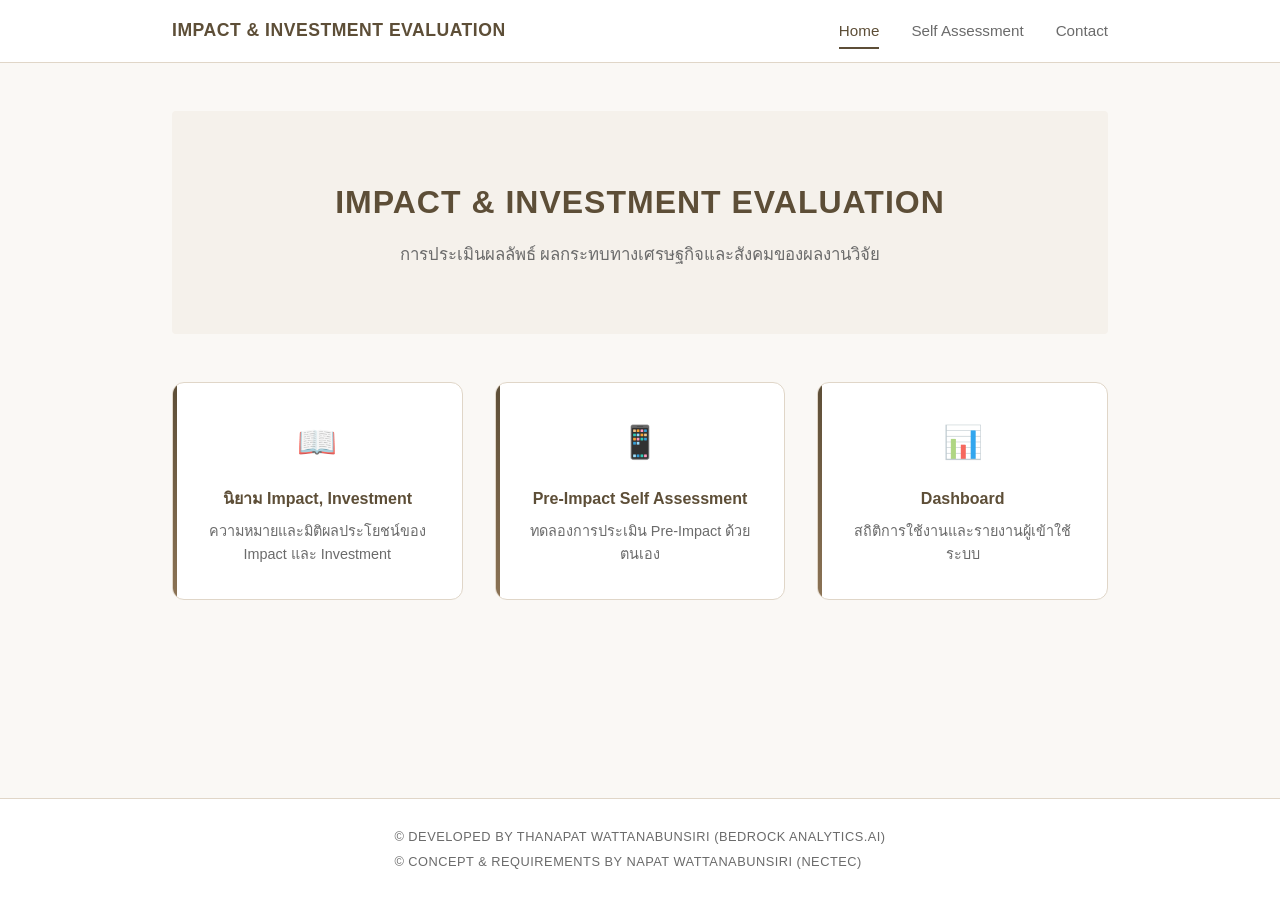
<file: index.html>
<!DOCTYPE html>
<html lang="th">
<head>
    <meta charset="UTF-8">
    <meta name="viewport" content="width=device-width, initial-scale=1.0">
    <title>IMPACT & INVESTMENT EVALUATION</title>
    <link rel="stylesheet" href="css/style.css">
</head>
<body>
    <header>
        <div class="header-container">
            <div class="logo">
                <a href="index.html">IMPACT & INVESTMENT EVALUATION</a>
            </div>
            <button class="menu-toggle" aria-label="เปิดเมนู">☰</button>
            <nav>
                <ul>
                    <li><a href="index.html" class="active">Home</a></li>
                    <li><a href="calculator.html">Self Assessment</a></li>
                    <li><a href="manual.html">Contact</a></li>
                </ul>
            </nav>
        </div>
    </header>

    <main>
        <section class="hero">
            <h1>IMPACT & INVESTMENT EVALUATION</h1>
            <p>การประเมินผลลัพธ์ ผลกระทบทางเศรษฐกิจและสังคมของผลงานวิจัย</p>
        </section>

        <section class="features">
            <a href="definitions.html" class="feature-card" style="text-decoration: none; color: inherit;">
                <div class="icon">📖</div>
                <h3>นิยาม Impact, Investment</h3>
                <p>ความหมายและมิติผลประโยชน์ของ Impact และ Investment</p>
            </a>
            <a href="calculator.html" class="feature-card" style="text-decoration: none; color: inherit;">
                <div class="icon">📱</div>
                <h3>Pre-Impact Self Assessment</h3>
                <p>ทดลองการประเมิน Pre-Impact ด้วยตนเอง</p>
            </a>
            <a href="dashboard.html" class="feature-card" style="text-decoration: none; color: inherit;">
                <div class="icon">📊</div>
                <h3>Dashboard</h3>
                <p>สถิติการใช้งานและรายงานผู้เข้าใช้ระบบ</p>
            </a>
        </section>
    </main>

    <footer>
        <div class="footer-content">
            <p>© DEVELOPED BY THANAPAT WATTANABUNSIRI (BEDROCK ANALYTICS.AI)</p>
            <p>© CONCEPT & REQUIREMENTS BY NAPAT WATTANABUNSIRI (NECTEC)</p>
        </div>
    </footer>

    <script src="js/main.js"></script>
</body>
</html>
</file>
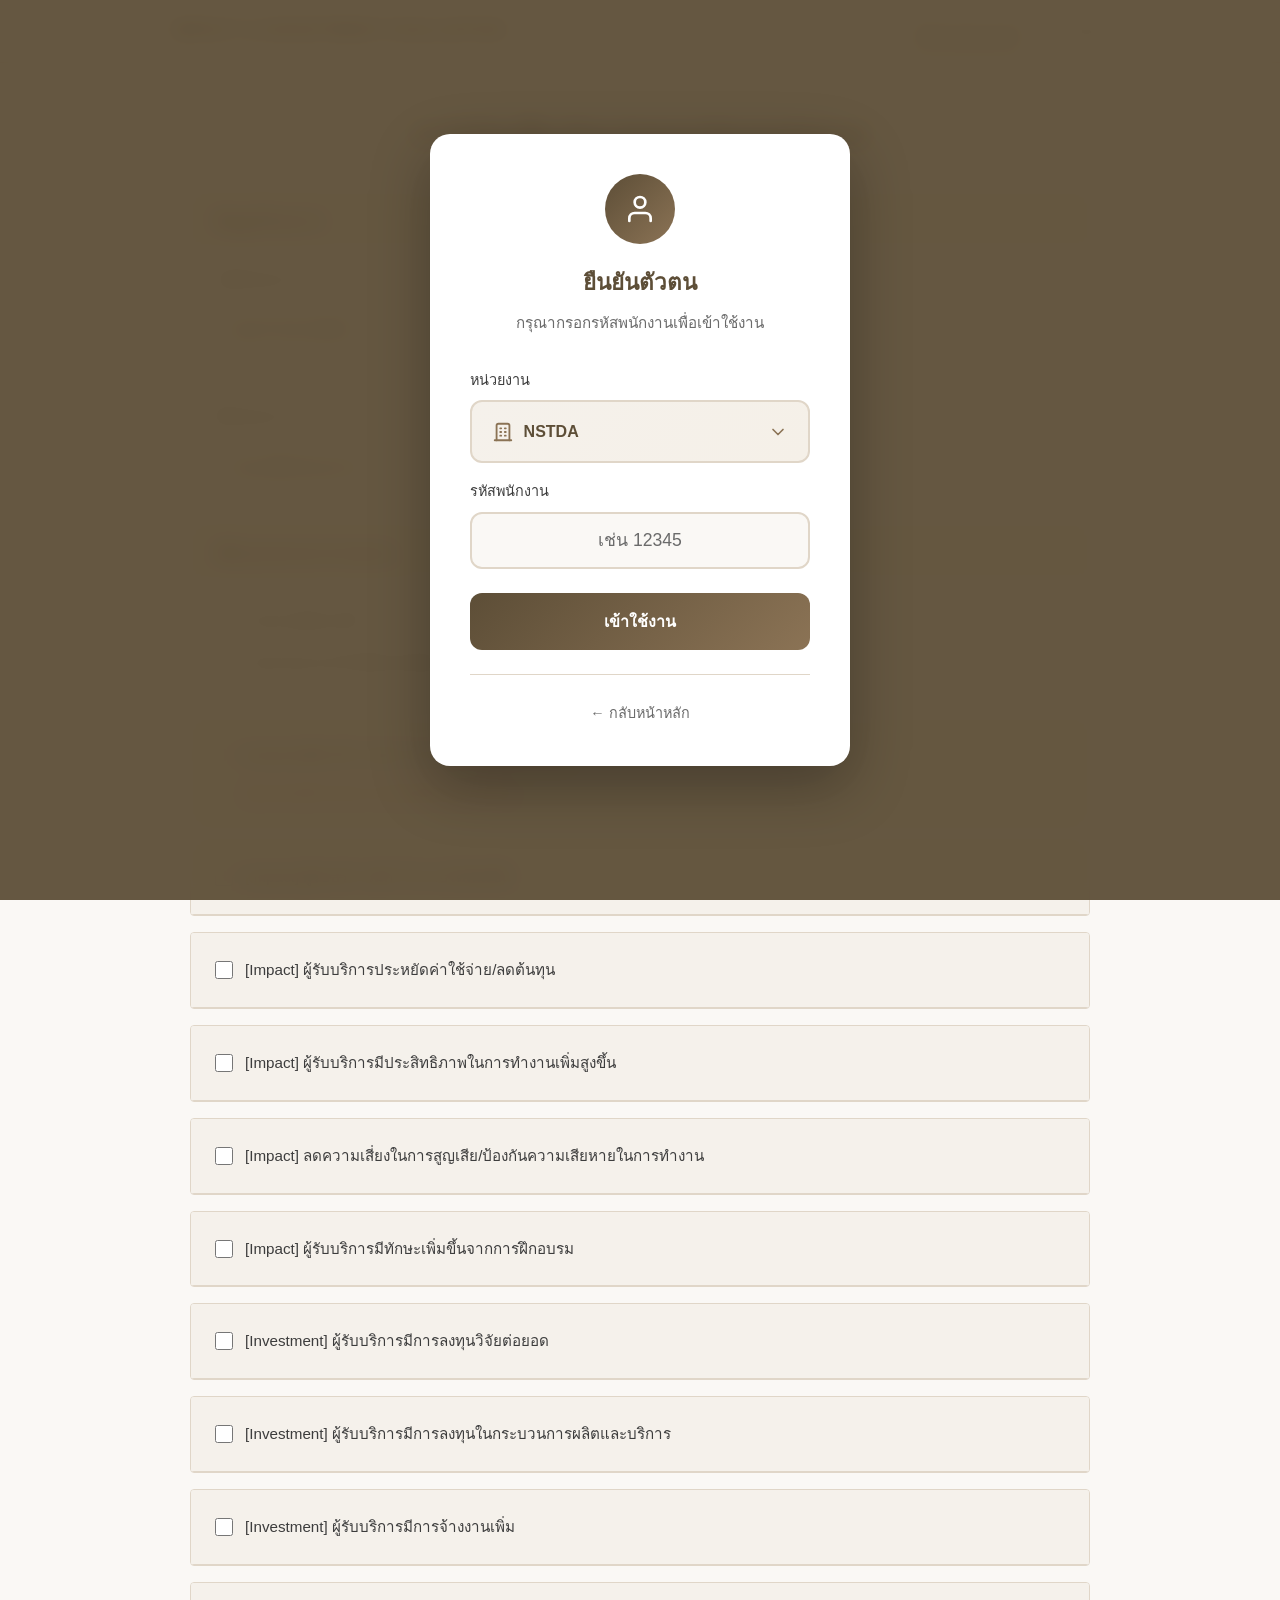
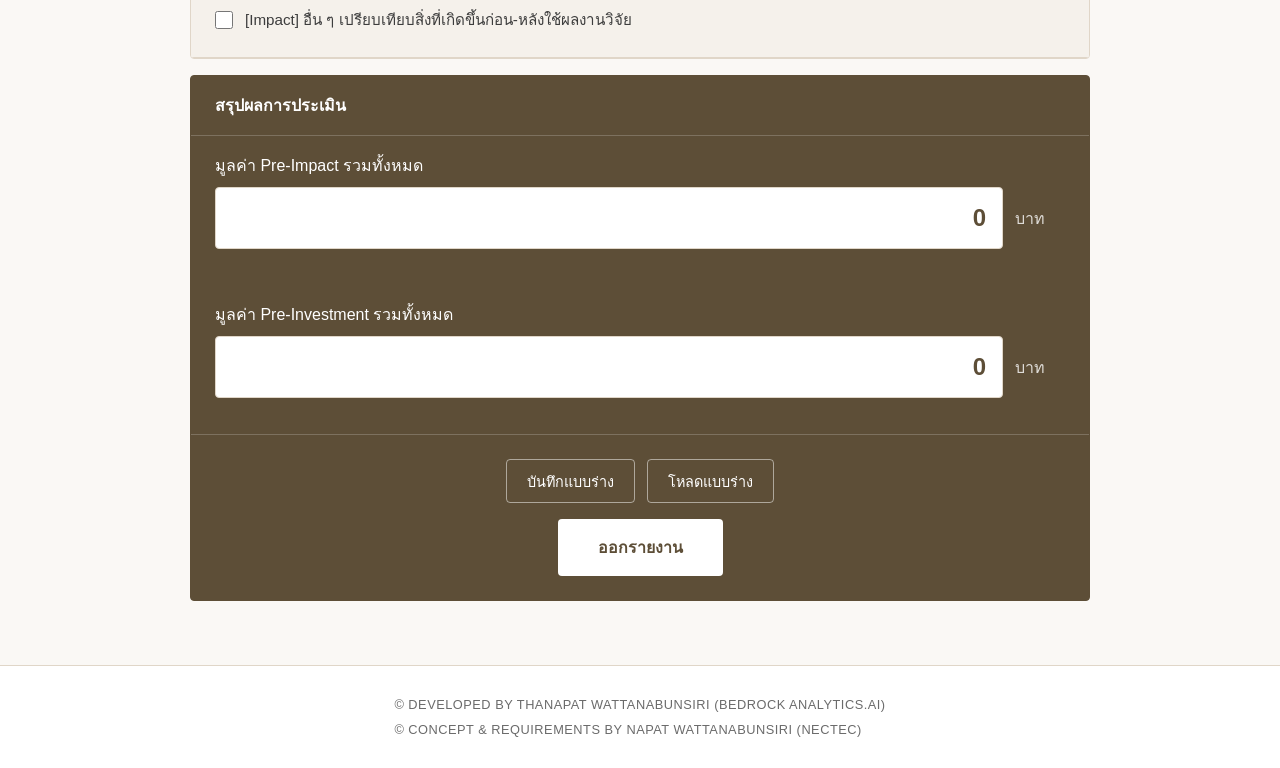
<file: calculator.html>
<!DOCTYPE html>
<html lang="th">
<head>
    <meta charset="UTF-8">
    <meta name="viewport" content="width=device-width, initial-scale=1.0">
    <title>IMPACT & INVESTMENT EVALUATION</title>
    <link rel="stylesheet" href="css/style.css">
    <link rel="stylesheet" href="css/calculator.css">
    <link rel="stylesheet" href="css/auth.css">
</head>
<body>
    <!-- Authentication Overlay -->
    <div class="auth-overlay" id="authOverlay">
        <div class="auth-modal">
            <div class="auth-header">
                <div class="auth-icon">
                    <svg xmlns="http://www.w3.org/2000/svg" width="32" height="32" viewBox="0 0 24 24" fill="none" stroke="currentColor" stroke-width="2" stroke-linecap="round" stroke-linejoin="round">
                        <path d="M20 21v-2a4 4 0 0 0-4-4H8a4 4 0 0 0-4 4v2"></path>
                        <circle cx="12" cy="7" r="4"></circle>
                    </svg>
                </div>
                <h2>ยืนยันตัวตน</h2>
                <p>กรุณากรอกรหัสพนักงานเพื่อเข้าใช้งาน</p>
            </div>
            <form class="auth-form" onsubmit="authSystem.handleAuthSubmit(event)">
                <div class="auth-input-group">
                    <label>หน่วยงาน</label>
                    <div class="custom-select-wrapper">
                        <select id="organization" class="hidden-select">
                            <option value="NECTEC">NECTEC</option>
                            <option value="Guest">Guest</option>
                        </select>
                        <div class="custom-select" id="customSelect">
                            <div class="custom-select-trigger">
                                <div class="selected-content">
                                    <svg class="org-icon" xmlns="http://www.w3.org/2000/svg" viewBox="0 0 24 24" fill="none" stroke="currentColor" stroke-width="2" stroke-linecap="round" stroke-linejoin="round">
                                        <path d="M3 21h18"></path>
                                        <path d="M9 8h1"></path>
                                        <path d="M9 12h1"></path>
                                        <path d="M9 16h1"></path>
                                        <path d="M14 8h1"></path>
                                        <path d="M14 12h1"></path>
                                        <path d="M14 16h1"></path>
                                        <path d="M5 21V5a2 2 0 0 1 2-2h10a2 2 0 0 1 2 2v16"></path>
                                    </svg>
                                    <span id="selectedText">NSTDA</span>
                                </div>
                                <svg class="icon" xmlns="http://www.w3.org/2000/svg" viewBox="0 0 24 24" fill="none" stroke="currentColor" stroke-width="2" stroke-linecap="round" stroke-linejoin="round">
                                    <polyline points="6 9 12 15 18 9"></polyline>
                                </svg>
                            </div>
                            <div class="custom-options">
                                <div class="custom-option selected" data-value="NSTDA">
                                    <svg class="check-icon" xmlns="http://www.w3.org/2000/svg" viewBox="0 0 24 24" fill="none" stroke="currentColor" stroke-width="3" stroke-linecap="round" stroke-linejoin="round">
                                        <polyline points="20 6 9 17 4 12"></polyline>
                                    </svg>
                                    <span>NSTDA</span>
                                </div>
                                <div class="custom-option" data-value="NECTEC">
                                    <svg class="check-icon" xmlns="http://www.w3.org/2000/svg" viewBox="0 0 24 24" fill="none" stroke="currentColor" stroke-width="3" stroke-linecap="round" stroke-linejoin="round">
                                        <polyline points="20 6 9 17 4 12"></polyline>
                                    </svg>
                                    <span>NECTEC</span>
                                </div>
                                <div class="custom-option" data-value="BIOTEC">
                                    <svg class="check-icon" xmlns="http://www.w3.org/2000/svg" viewBox="0 0 24 24" fill="none" stroke="currentColor" stroke-width="3" stroke-linecap="round" stroke-linejoin="round">
                                        <polyline points="20 6 9 17 4 12"></polyline>
                                    </svg>
                                    <span>BIOTEC</span>
                                </div>
                                <div class="custom-option" data-value="MTEC">
                                    <svg class="check-icon" xmlns="http://www.w3.org/2000/svg" viewBox="0 0 24 24" fill="none" stroke="currentColor" stroke-width="3" stroke-linecap="round" stroke-linejoin="round">
                                        <polyline points="20 6 9 17 4 12"></polyline>
                                    </svg>
                                    <span>MTEC</span>
                                </div>
                                <div class="custom-option" data-value="NANOTEC">
                                    <svg class="check-icon" xmlns="http://www.w3.org/2000/svg" viewBox="0 0 24 24" fill="none" stroke="currentColor" stroke-width="3" stroke-linecap="round" stroke-linejoin="round">
                                        <polyline points="20 6 9 17 4 12"></polyline>
                                    </svg>
                                    <span>NANOTEC</span>
                                </div>
                                <div class="custom-option" data-value="ENTEC">
                                    <svg class="check-icon" xmlns="http://www.w3.org/2000/svg" viewBox="0 0 24 24" fill="none" stroke="currentColor" stroke-width="3" stroke-linecap="round" stroke-linejoin="round">
                                        <polyline points="20 6 9 17 4 12"></polyline>
                                    </svg>
                                    <span>ENTEC</span>
                                </div>
                                <div class="custom-option" data-value="Guest">
                                    <svg class="check-icon" xmlns="http://www.w3.org/2000/svg" viewBox="0 0 24 24" fill="none" stroke="currentColor" stroke-width="3" stroke-linecap="round" stroke-linejoin="round">
                                        <polyline points="20 6 9 17 4 12"></polyline>
                                    </svg>
                                    <span>Guest</span>
                                </div>
                            </div>
                        </div>
                    </div>
                </div>
                <div class="auth-input-group" id="employeeIdGroup">
                    <label for="employeeId">รหัสพนักงาน</label>
                    <input type="text" id="employeeId" placeholder="เช่น 12345" autocomplete="off">
                </div>
                <div class="auth-error" id="authError"></div>
                <button type="submit" class="auth-btn">เข้าใช้งาน</button>
            </form>
            <div class="auth-footer">
                <a href="index.html">← กลับหน้าหลัก</a>
            </div>
        </div>
    </div>

    <!-- Checklist Required Overlay -->
    <div class="auth-overlay hidden" id="checklistRequiredOverlay">
        <div class="auth-modal">
            <div class="auth-header">
                <div class="auth-icon" style="background: linear-gradient(135deg, #e67e22, #d35400);">
                    <svg xmlns="http://www.w3.org/2000/svg" width="32" height="32" viewBox="0 0 24 24" fill="none" stroke="currentColor" stroke-width="2" stroke-linecap="round" stroke-linejoin="round">
                        <path d="M9 11l3 3L22 4"></path>
                        <path d="M21 12v7a2 2 0 0 1-2 2H5a2 2 0 0 1-2-2V5a2 2 0 0 1 2-2h11"></path>
                    </svg>
                </div>
                <h2>กรุณาทำ Checklist ก่อน</h2>
                <p>คุณต้องทำ Checklist ให้เรียบร้อยก่อนจึงจะสามารถใช้เครื่องคำนวณได้</p>
            </div>
            <div style="display: flex; flex-direction: column; gap: 0.75rem;">
                <a href="checklist.html" class="auth-btn" style="text-align: center; text-decoration: none;">
                    ไปทำ Checklist
                </a>
                <a href="index.html" style="text-align: center; color: var(--text-light); text-decoration: none; font-size: 0.9rem;">
                    ← กลับหน้าหลัก
                </a>
            </div>
        </div>
    </div>

    <!-- User Info Bar -->
    <div class="user-info-bar hidden" id="userInfoBar">
        <span class="user-id">หน่วยงาน: <strong id="userOrgDisplay"></strong> | รหัสพนักงาน: <strong id="userIdDisplay"></strong></span>
        <button class="btn-logout" onclick="authSystem.logout()">ออกจากระบบ</button>
    </div>

    <header>
        <div class="header-container">
            <div class="logo">
                <a href="index.html">IMPACT & INVESTMENT EVALUATION</a>
            </div>
            <button class="menu-toggle" aria-label="เปิดเมนู">☰</button>
            <nav>
                <ul>
                    <li><a href="index.html">Home</a></li>
                    <li><a href="calculator.html" class="active">Self Assessment</a></li>
                    <li><a href="manual.html">Contact</a></li>
                </ul>
            </nav>
        </div>
    </header>

    <main>
        <div class="calculator-page">
            <h1>การประเมิน Pre-Impact/Investment</h1>

            <form id="impactForm">
                <!-- Project Info -->
                <section class="form-section project-info">
                    <h2>ข้อมูลโครงการ</h2>
                    <div class="form-row">
                        <label for="projectId">รหัสโครงการ <span class="required">*</span></label>
                        <div class="input-group">
                            <input type="text" id="projectId" placeholder="เช่น P-12-12345" required>
                        </div>
                    </div>
                    <div class="form-row">
                        <label for="projectName">ชื่อโครงการ <span class="required">*</span></label>
                        <div class="input-group">
                            <input type="text" id="projectName" placeholder="กรอกชื่อโครงการ" required>
                        </div>
                    </div>
                </section>

                <!-- Section A -->
                <section class="form-section">
                    <h2>เลือกแนวทางการรายงาน</h2>
                    <div class="checkbox-group">
                        <label class="checkbox-label">
                            <input type="radio" name="reportType" value="yearly" id="a1">
                            <span>รายงานเป็นรายปี</span>
                        </label>
                        <label class="checkbox-label">
                            <input type="radio" name="reportType" value="5years" id="a2">
                            <span>รวมรายงาน 5 ปี หรือ 60 เดือน</span>
                        </label>
                    </div>
                </section>

                <!-- Section B -->
                <section class="form-section">
                    <div class="section-header">
                        <label class="checkbox-label main-checkbox">
                            <input type="checkbox" id="sectionB" onchange="toggleSection('B'); toggleExclusive('B')">
                            <span>[Impact] ผู้รับบริการลดการนำเข้าจากต่างประเทศ</span>
                        </label>
                        <span class="note">(เลือกหัวข้อนี้จะไม่สามารถเลือกมิติ Impact อื่นได้)</span>
                    </div>
                    <div class="section-content" id="contentB" style="display: none;">
                        <div class="form-row">
                            <label>มูลค่าสินค้า/แอปพลิเคชัน/บริการจากต่างประเทศ</label>
                            <div class="input-group">
                                <input type="number" id="b1" onchange="calculateB()" placeholder="0">
                                <span class="unit">บาท</span>
                            </div>
                        </div>
                        <div class="form-row">
                            <label>มูลค่าสินค้า/แอปพลิเคชัน/บริการของเนคเทค</label>
                            <div class="input-group">
                                <input type="number" id="b2" onchange="calculateB()" placeholder="0">
                                <span class="unit">บาท</span>
                            </div>
                        </div>
                        <div class="form-row calculated">
                            <label>มูลค่าที่ประหยัดได้</label>
                            <div class="input-group">
                                <input type="text" id="b3" readonly>
                                <span class="unit">บาท</span>
                            </div>
                        </div>
                        <div class="form-row">
                            <label>สัดส่วนเปรียบเทียบคุณสมบัติ</label>
                            <div class="input-group">
                                <input type="number" id="b4" min="0" max="100" onchange="calculateB()" placeholder="0">
                                <span class="unit">%</span>
                            </div>
                        </div>
                        <div class="form-row">
                            <label>จำนวนสินค้าที่ทดแทน</label>
                            <div class="input-group">
                                <input type="number" id="b5" onchange="calculateB()" placeholder="0">
                                <span class="unit">ชิ้น</span>
                            </div>
                        </div>
                        <div class="form-row">
                            <label>กิจกรรมส่งมอบหลักของผลงาน</label>
                            <select id="b6" onchange="calculateB(); checkOther('b6')">
                                <option value="">-- เลือกกิจกรรม --</option>
                                <option value="1">รับจ้างวิจัย (1)</option>
                                <option value="1">ร่วมวิจัย (1)</option>
                                <option value="1">การอนุญาตให้ใช้สิทธิ (1)</option>
                                <option value="1">รับจ้างผลิต (1)</option>
                                <option value="1">การวิเคราะห์ทดสอบที่ใช้เนื้องานวิจัย (1)</option>
                                <option value="1">ขยายผลงานวิจัย (1)</option>
                                <option value="1">บริการโครงสร้างพื้นฐานด้านการคำนวณ (1)</option>
                                <option value="0.6">บริการให้คำปรึกษา (0.6)</option>
                                <option value="0.6">ร่วมทุนในนามนิติบุคคล (0.6)</option>
                                <option value="0.3">บริการเครือข่ายสารสนเทศ/ฐานข้อมูล (0.3)</option>
                                <option value="0.3">บริการวิเคราะห์ ทดสอบ รับรองคุณภาพ (0.3)</option>
                                <option value="0.3">บริการฝึกอบรม/บ่มเพาะธุรกิจ (0.3)</option>
                                <option value="0.3">เช่าพื้นที่ในอุทยานวิทยาศาสตร์/บริการโครงสร้างพื้นฐาน (0.3)</option>
                                <option value="0.3">บริการเงินกู้ดอกเบี้ยต่ำ (0.3)</option>
                                <option value="0.3">การรับรองโครงการวิจัยพัฒนาเพื่อลดหย่อนภาษี (0.3)</option>
                                <option value="other">อื่น ๆ ระบุ...</option>
                            </select>
                            <div class="other-note" id="b6_note" style="display: none;">กรุณาหารือเพิ่มเติม</div>
                        </div>
                        <div class="form-row">
                            <label>Contribution (จากผู้รับบริการ)</label>
                            <div class="input-group">
                                <input type="number" id="b7" min="0" max="100" onchange="calculateB()" placeholder="0">
                                <span class="unit">%</span>
                            </div>
                        </div>
                        <div class="form-row result">
                            <label>มูลค่า Pre-Impact</label>
                            <div class="input-group">
                                <input type="text" id="b8" readonly>
                                <span class="unit">บาท</span>
                            </div>
                        </div>
                    </div>
                </section>

                <!-- Section C -->
                <section class="form-section" id="sectionCWrapper">
                    <div class="section-header">
                        <label class="checkbox-label main-checkbox">
                            <input type="checkbox" id="sectionC" onchange="toggleSection('C')">
                            <span>[Impact] ผู้รับบริการมีกำไร/รายได้เพิ่มขึ้น</span>
                        </label>
                    </div>
                    <div class="section-content" id="contentC" style="display: none;">
                        <div class="form-row">
                            <label>รายได้ก่อนใช้ผลงาน</label>
                            <div class="input-group">
                                <input type="number" id="c1" onchange="calculateC()" placeholder="0">
                                <span class="unit">บาท</span>
                            </div>
                        </div>
                        <div class="form-row">
                            <label>ต้นทุนก่อนใช้ผลงาน</label>
                            <div class="input-group">
                                <input type="number" id="c2" onchange="calculateC()" placeholder="0">
                                <span class="unit">บาท</span>
                            </div>
                        </div>
                        <div class="form-row">
                            <label>รายได้หลังใช้ผลงาน</label>
                            <div class="input-group">
                                <input type="number" id="c3" onchange="calculateC()" placeholder="0">
                                <span class="unit">บาท</span>
                            </div>
                        </div>
                        <div class="form-row">
                            <label>ต้นทุนหลังใช้ผลงาน</label>
                            <div class="input-group">
                                <input type="number" id="c4" onchange="calculateC()" placeholder="0">
                                <span class="unit">บาท</span>
                            </div>
                        </div>
                        <div class="form-row calculated">
                            <label>กำไรเพิ่ม</label>
                            <div class="input-group">
                                <input type="text" id="c5" readonly>
                                <span class="unit">บาท</span>
                            </div>
                        </div>
                        <div class="form-row">
                            <label>กิจกรรมส่งมอบหลักของผลงาน</label>
                            <select id="c6" onchange="calculateC(); checkOther('c6')">
                                <option value="">-- เลือกกิจกรรม --</option>
                                <option value="1">รับจ้างวิจัย (1)</option>
                                <option value="1">ร่วมวิจัย (1)</option>
                                <option value="1">การอนุญาตให้ใช้สิทธิ (1)</option>
                                <option value="1">รับจ้างผลิต (1)</option>
                                <option value="1">การวิเคราะห์ทดสอบที่ใช้เนื้องานวิจัย (1)</option>
                                <option value="1">ขยายผลงานวิจัย (1)</option>
                                <option value="1">บริการโครงสร้างพื้นฐานด้านการคำนวณ (1)</option>
                                <option value="0.6">บริการให้คำปรึกษา (0.6)</option>
                                <option value="0.6">ร่วมทุนในนามนิติบุคคล (0.6)</option>
                                <option value="0.3">บริการเครือข่ายสารสนเทศ/ฐานข้อมูล (0.3)</option>
                                <option value="0.3">บริการวิเคราะห์ ทดสอบ รับรองคุณภาพ (0.3)</option>
                                <option value="0.3">บริการฝึกอบรม/บ่มเพาะธุรกิจ (0.3)</option>
                                <option value="0.3">เช่าพื้นที่ในอุทยานวิทยาศาสตร์/บริการโครงสร้างพื้นฐาน (0.3)</option>
                                <option value="0.3">บริการเงินกู้ดอกเบี้ยต่ำ (0.3)</option>
                                <option value="0.3">การรับรองโครงการวิจัยพัฒนาเพื่อลดหย่อนภาษี (0.3)</option>
                                <option value="other">อื่น ๆ ระบุ...</option>
                            </select>
                            <div class="other-note" id="c6_note" style="display: none;">กรุณาหารือเพิ่มเติม</div>
                        </div>
                        <div class="form-row">
                            <label>Contribution (จากผู้รับบริการ)</label>
                            <div class="input-group">
                                <input type="number" id="c7" min="0" max="100" onchange="calculateC()" placeholder="0">
                                <span class="unit">%</span>
                            </div>
                        </div>
                        <div class="form-row result">
                            <label>มูลค่า Pre-Impact</label>
                            <div class="input-group">
                                <input type="text" id="c8" readonly>
                                <span class="unit">บาท</span>
                            </div>
                        </div>
                    </div>
                </section>

                <!-- Section D -->
                <section class="form-section" id="sectionDWrapper">
                    <div class="section-header">
                        <label class="checkbox-label main-checkbox">
                            <input type="checkbox" id="sectionD" onchange="toggleSection('D')">
                            <span>[Impact] ผู้รับบริการประหยัดค่าใช้จ่าย/ลดต้นทุน</span>
                        </label>
                    </div>
                    <div class="section-content" id="contentD" style="display: none;">
                        <div class="form-row">
                            <label>ค่าใช้จ่าย/ต้นทุนก่อนใช้ผลงาน</label>
                            <div class="input-group">
                                <input type="number" id="d1" onchange="calculateD()" placeholder="0">
                                <span class="unit">บาท</span>
                            </div>
                        </div>
                        <div class="form-row">
                            <label>ค่าใช้จ่าย/ต้นทุนหลังใช้ผลงาน</label>
                            <div class="input-group">
                                <input type="number" id="d2" onchange="calculateD()" placeholder="0">
                                <span class="unit">บาท</span>
                            </div>
                        </div>
                        <div class="form-row calculated">
                            <label>ค่าใช้จ่าย/ต้นทุนที่ลดลง</label>
                            <div class="input-group">
                                <input type="text" id="d3" readonly>
                                <span class="unit">บาท</span>
                            </div>
                        </div>
                        <div class="form-row">
                            <label>กิจกรรมส่งมอบหลักของผลงาน</label>
                            <select id="d4" onchange="calculateD(); checkOther('d4')">
                                <option value="">-- เลือกกิจกรรม --</option>
                                <option value="1">รับจ้างวิจัย (1)</option>
                                <option value="1">ร่วมวิจัย (1)</option>
                                <option value="1">การอนุญาตให้ใช้สิทธิ (1)</option>
                                <option value="1">รับจ้างผลิต (1)</option>
                                <option value="1">การวิเคราะห์ทดสอบที่ใช้เนื้องานวิจัย (1)</option>
                                <option value="1">ขยายผลงานวิจัย (1)</option>
                                <option value="1">บริการโครงสร้างพื้นฐานด้านการคำนวณ (1)</option>
                                <option value="0.6">บริการให้คำปรึกษา (0.6)</option>
                                <option value="0.6">ร่วมทุนในนามนิติบุคคล (0.6)</option>
                                <option value="0.3">บริการเครือข่ายสารสนเทศ/ฐานข้อมูล (0.3)</option>
                                <option value="0.3">บริการวิเคราะห์ ทดสอบ รับรองคุณภาพ (0.3)</option>
                                <option value="0.3">บริการฝึกอบรม/บ่มเพาะธุรกิจ (0.3)</option>
                                <option value="0.3">เช่าพื้นที่ในอุทยานวิทยาศาสตร์/บริการโครงสร้างพื้นฐาน (0.3)</option>
                                <option value="0.3">บริการเงินกู้ดอกเบี้ยต่ำ (0.3)</option>
                                <option value="0.3">การรับรองโครงการวิจัยพัฒนาเพื่อลดหย่อนภาษี (0.3)</option>
                                <option value="other">อื่น ๆ ระบุ...</option>
                            </select>
                            <div class="other-note" id="d4_note" style="display: none;">กรุณาหารือเพิ่มเติม</div>
                        </div>
                        <div class="form-row">
                            <label>Contribution (จากผู้รับบริการ)</label>
                            <div class="input-group">
                                <input type="number" id="d5" min="0" max="100" onchange="calculateD()" placeholder="0">
                                <span class="unit">%</span>
                            </div>
                        </div>
                        <div class="form-row result">
                            <label>มูลค่า Pre-Impact</label>
                            <div class="input-group">
                                <input type="text" id="d6" readonly>
                                <span class="unit">บาท</span>
                            </div>
                        </div>
                    </div>
                </section>

                <!-- Section E -->
                <section class="form-section" id="sectionEWrapper">
                    <div class="section-header">
                        <label class="checkbox-label main-checkbox">
                            <input type="checkbox" id="sectionE" onchange="toggleSection('E')">
                            <span>[Impact] ผู้รับบริการมีประสิทธิภาพในการทำงานเพิ่มสูงขึ้น</span>
                        </label>
                    </div>
                    <div class="section-content" id="contentE" style="display: none;">
                        <div class="form-row">
                            <label>เงินเดือนของพนักงาน (ที่ปฏิบัติงานเกี่ยวข้องกับผลงาน)</label>
                            <div class="input-group">
                                <input type="number" id="e1" onchange="calculateE()" placeholder="0">
                                <span class="unit">บาท</span>
                            </div>
                        </div>
                        <div class="form-row">
                            <label>จำนวนชั่วโมงการทำงานต่อวัน (ไม่รวมพักกลางวัน)</label>
                            <div class="input-group">
                                <input type="number" id="e2" onchange="calculateE()" placeholder="0">
                                <span class="unit">ชั่วโมง</span>
                            </div>
                        </div>
                        <div class="form-row calculated">
                            <label>คิดเป็นนาทีต่อวัน</label>
                            <div class="input-group">
                                <input type="text" id="e3" readonly>
                                <span class="unit">นาที</span>
                            </div>
                        </div>
                        <div class="form-row calculated">
                            <label>คิดเป็นนาทีต่อเดือน</label>
                            <div class="input-group">
                                <input type="text" id="e4" readonly>
                                <span class="unit">นาที</span>
                            </div>
                        </div>
                        <div class="form-row calculated">
                            <label>มูลค่าการทำงานต่อ 1 นาที</label>
                            <div class="input-group">
                                <input type="text" id="e5" readonly>
                                <span class="unit">บาท</span>
                            </div>
                        </div>
                        <div class="form-row">
                            <label>ระยะเวลาก่อนใช้ผลงานเนคเทค</label>
                            <div class="input-group">
                                <input type="number" id="e6" onchange="calculateE()" placeholder="0">
                                <span class="unit">นาที</span>
                            </div>
                        </div>
                        <div class="form-row">
                            <label>ระยะเวลาหลังใช้ผลงานเนคเทค</label>
                            <div class="input-group">
                                <input type="number" id="e7" onchange="calculateE()" placeholder="0">
                                <span class="unit">นาที</span>
                            </div>
                        </div>
                        <div class="form-row calculated">
                            <label>ระยะเวลาการทำงานที่ลดลง</label>
                            <div class="input-group">
                                <input type="text" id="e8" readonly>
                                <span class="unit">นาที</span>
                            </div>
                        </div>
                        <div class="form-row">
                            <label>จำนวนครั้งที่ใช้ผลงานต่อปี</label>
                            <div class="input-group">
                                <input type="number" id="e9" onchange="calculateE()" placeholder="0">
                                <span class="unit">ครั้ง</span>
                            </div>
                        </div>
                        <div class="form-row">
                            <label>กิจกรรมส่งมอบหลักของผลงาน</label>
                            <select id="e10" onchange="calculateE(); checkOther('e10')">
                                <option value="">-- เลือกกิจกรรม --</option>
                                <option value="1">รับจ้างวิจัย (1)</option>
                                <option value="1">ร่วมวิจัย (1)</option>
                                <option value="1">การอนุญาตให้ใช้สิทธิ (1)</option>
                                <option value="1">รับจ้างผลิต (1)</option>
                                <option value="1">การวิเคราะห์ทดสอบที่ใช้เนื้องานวิจัย (1)</option>
                                <option value="1">ขยายผลงานวิจัย (1)</option>
                                <option value="1">บริการโครงสร้างพื้นฐานด้านการคำนวณ (1)</option>
                                <option value="0.6">บริการให้คำปรึกษา (0.6)</option>
                                <option value="0.6">ร่วมทุนในนามนิติบุคคล (0.6)</option>
                                <option value="0.3">บริการเครือข่ายสารสนเทศ/ฐานข้อมูล (0.3)</option>
                                <option value="0.3">บริการวิเคราะห์ ทดสอบ รับรองคุณภาพ (0.3)</option>
                                <option value="0.3">บริการฝึกอบรม/บ่มเพาะธุรกิจ (0.3)</option>
                                <option value="0.3">เช่าพื้นที่ในอุทยานวิทยาศาสตร์/บริการโครงสร้างพื้นฐาน (0.3)</option>
                                <option value="0.3">บริการเงินกู้ดอกเบี้ยต่ำ (0.3)</option>
                                <option value="0.3">การรับรองโครงการวิจัยพัฒนาเพื่อลดหย่อนภาษี (0.3)</option>
                                <option value="other">อื่น ๆ ระบุ...</option>
                            </select>
                            <div class="other-note" id="e10_note" style="display: none;">กรุณาหารือเพิ่มเติม</div>
                        </div>
                        <div class="form-row">
                            <label>Contribution (จากผู้รับบริการ)</label>
                            <div class="input-group">
                                <input type="number" id="e11" min="0" max="100" onchange="calculateE()" placeholder="0">
                                <span class="unit">%</span>
                            </div>
                        </div>
                        <div class="form-row result">
                            <label>มูลค่า Pre-Impact</label>
                            <div class="input-group">
                                <input type="text" id="e12" readonly>
                                <span class="unit">บาท</span>
                            </div>
                        </div>
                    </div>
                </section>

                <!-- Section F -->
                <section class="form-section" id="sectionFWrapper">
                    <div class="section-header">
                        <label class="checkbox-label main-checkbox">
                            <input type="checkbox" id="sectionF" onchange="toggleSection('F')">
                            <span>[Impact] ลดความเสี่ยงในการสูญเสีย/ป้องกันความเสียหายในการทำงาน</span>
                        </label>
                    </div>
                    <div class="section-content" id="contentF" style="display: none;">
                        <div class="form-row">
                            <label>มูลค่าความเสียหายในอดีตที่เคยเกิดขึ้น</label>
                            <div class="input-group">
                                <input type="number" id="f1" onchange="calculateF()" placeholder="0">
                                <span class="unit">บาท</span>
                            </div>
                        </div>
                        <div class="form-row">
                            <label>โอกาสที่จะเกิดความเสียหาย</label>
                            <div class="input-group">
                                <input type="number" id="f2" min="0" max="100" onchange="calculateF()" placeholder="0">
                                <span class="unit">%</span>
                            </div>
                        </div>
                        <div class="form-row">
                            <label>ระดับความรุนแรงของความเสียหาย</label>
                            <div class="input-group">
                                <input type="number" id="f3" min="0" max="100" onchange="calculateF()" placeholder="0">
                                <span class="unit">%</span>
                            </div>
                        </div>
                        <div class="form-row">
                            <label>กิจกรรมส่งมอบหลักของผลงาน</label>
                            <select id="f4" onchange="calculateF(); checkOther('f4')">
                                <option value="">-- เลือกกิจกรรม --</option>
                                <option value="1">รับจ้างวิจัย (1)</option>
                                <option value="1">ร่วมวิจัย (1)</option>
                                <option value="1">การอนุญาตให้ใช้สิทธิ (1)</option>
                                <option value="1">รับจ้างผลิต (1)</option>
                                <option value="1">การวิเคราะห์ทดสอบที่ใช้เนื้องานวิจัย (1)</option>
                                <option value="1">ขยายผลงานวิจัย (1)</option>
                                <option value="1">บริการโครงสร้างพื้นฐานด้านการคำนวณ (1)</option>
                                <option value="0.6">บริการให้คำปรึกษา (0.6)</option>
                                <option value="0.6">ร่วมทุนในนามนิติบุคคล (0.6)</option>
                                <option value="0.3">บริการเครือข่ายสารสนเทศ/ฐานข้อมูล (0.3)</option>
                                <option value="0.3">บริการวิเคราะห์ ทดสอบ รับรองคุณภาพ (0.3)</option>
                                <option value="0.3">บริการฝึกอบรม/บ่มเพาะธุรกิจ (0.3)</option>
                                <option value="0.3">เช่าพื้นที่ในอุทยานวิทยาศาสตร์/บริการโครงสร้างพื้นฐาน (0.3)</option>
                                <option value="0.3">บริการเงินกู้ดอกเบี้ยต่ำ (0.3)</option>
                                <option value="0.3">การรับรองโครงการวิจัยพัฒนาเพื่อลดหย่อนภาษี (0.3)</option>
                                <option value="other">อื่น ๆ ระบุ...</option>
                            </select>
                            <div class="other-note" id="f4_note" style="display: none;">กรุณาหารือเพิ่มเติม</div>
                        </div>
                        <div class="form-row">
                            <label>Contribution (จากผู้รับบริการ)</label>
                            <div class="input-group">
                                <input type="number" id="f5" min="0" max="100" onchange="calculateF()" placeholder="0">
                                <span class="unit">%</span>
                            </div>
                        </div>
                        <div class="form-row result">
                            <label>มูลค่า Pre-Impact</label>
                            <div class="input-group">
                                <input type="text" id="f6" readonly>
                                <span class="unit">บาท</span>
                            </div>
                        </div>
                    </div>
                </section>

                <!-- Section G -->
                <section class="form-section" id="sectionGWrapper">
                    <div class="section-header">
                        <label class="checkbox-label main-checkbox">
                            <input type="checkbox" id="sectionG" onchange="toggleSection('G')">
                            <span>[Impact] ผู้รับบริการมีทักษะเพิ่มขึ้นจากการฝึกอบรม</span>
                        </label>
                    </div>
                    <div class="section-content" id="contentG" style="display: none;">
                        <div class="form-row">
                            <label>จำนวนผู้เข้าอบรมที่มีทักษะเพิ่มขึ้น</label>
                            <div class="input-group">
                                <input type="number" id="g1" onchange="calculateG()" placeholder="0">
                                <span class="unit">คน</span>
                            </div>
                        </div>
                        <div class="form-row">
                            <label>ราคาคอร์สอบรมเทียบเคียง</label>
                            <div class="input-group">
                                <input type="number" id="g2" onchange="calculateG()" placeholder="0">
                                <span class="unit">บาท</span>
                            </div>
                        </div>
                        <div class="form-row">
                            <label>กิจกรรมส่งมอบหลักของผลงาน</label>
                            <select id="g3" onchange="calculateG(); checkOther('g3')">
                                <option value="">-- เลือกกิจกรรม --</option>
                                <option value="1">รับจ้างวิจัย (1)</option>
                                <option value="1">ร่วมวิจัย (1)</option>
                                <option value="1">การอนุญาตให้ใช้สิทธิ (1)</option>
                                <option value="1">รับจ้างผลิต (1)</option>
                                <option value="1">การวิเคราะห์ทดสอบที่ใช้เนื้องานวิจัย (1)</option>
                                <option value="1">ขยายผลงานวิจัย (1)</option>
                                <option value="1">บริการโครงสร้างพื้นฐานด้านการคำนวณ (1)</option>
                                <option value="0.6">บริการให้คำปรึกษา (0.6)</option>
                                <option value="0.6">ร่วมทุนในนามนิติบุคคล (0.6)</option>
                                <option value="0.3">บริการเครือข่ายสารสนเทศ/ฐานข้อมูล (0.3)</option>
                                <option value="0.3">บริการวิเคราะห์ ทดสอบ รับรองคุณภาพ (0.3)</option>
                                <option value="0.3">บริการฝึกอบรม/บ่มเพาะธุรกิจ (0.3)</option>
                                <option value="0.3">เช่าพื้นที่ในอุทยานวิทยาศาสตร์/บริการโครงสร้างพื้นฐาน (0.3)</option>
                                <option value="0.3">บริการเงินกู้ดอกเบี้ยต่ำ (0.3)</option>
                                <option value="0.3">การรับรองโครงการวิจัยพัฒนาเพื่อลดหย่อนภาษี (0.3)</option>
                                <option value="other">อื่น ๆ ระบุ...</option>
                            </select>
                            <div class="other-note" id="g3_note" style="display: none;">กรุณาหารือเพิ่มเติม</div>
                        </div>
                        <div class="form-row">
                            <label>Contribution (จากผู้รับบริการ)</label>
                            <div class="input-group">
                                <input type="number" id="g4" min="0" max="100" onchange="calculateG()" placeholder="0">
                                <span class="unit">%</span>
                            </div>
                        </div>
                        <div class="form-row result">
                            <label>มูลค่า Pre-Impact</label>
                            <div class="input-group">
                                <input type="text" id="g5" readonly>
                                <span class="unit">บาท</span>
                            </div>
                        </div>
                    </div>
                </section>

                <!-- Section H -->
                <section class="form-section">
                    <div class="section-header">
                        <label class="checkbox-label main-checkbox">
                            <input type="checkbox" id="sectionH" onchange="toggleSection('H')">
                            <span>[Investment] ผู้รับบริการมีการลงทุนวิจัยต่อยอด</span>
                        </label>
                    </div>
                    <div class="section-content" id="contentH" style="display: none;">
                        <div class="form-row">
                            <label>มูลค่าการลงทุนวิจัยต่อยอด</label>
                            <div class="input-group">
                                <input type="number" id="h1" onchange="calculateH()" placeholder="0">
                                <span class="unit">บาท</span>
                            </div>
                        </div>
                        <div class="form-row">
                            <label>กิจกรรมส่งมอบหลักของผลงาน</label>
                            <select id="h2" onchange="calculateH(); checkOther('h2')">
                                <option value="">-- เลือกกิจกรรม --</option>
                                <option value="1">รับจ้างวิจัย (1)</option>
                                <option value="1">ร่วมวิจัย (1)</option>
                                <option value="1">การอนุญาตให้ใช้สิทธิ (1)</option>
                                <option value="1">รับจ้างผลิต (1)</option>
                                <option value="1">การวิเคราะห์ทดสอบที่ใช้เนื้องานวิจัย (1)</option>
                                <option value="1">ขยายผลงานวิจัย (1)</option>
                                <option value="1">บริการโครงสร้างพื้นฐานด้านการคำนวณ (1)</option>
                                <option value="0.6">บริการให้คำปรึกษา (0.6)</option>
                                <option value="0.6">ร่วมทุนในนามนิติบุคคล (0.6)</option>
                                <option value="0.3">บริการเครือข่ายสารสนเทศ/ฐานข้อมูล (0.3)</option>
                                <option value="0.3">บริการวิเคราะห์ ทดสอบ รับรองคุณภาพ (0.3)</option>
                                <option value="0.3">บริการฝึกอบรม/บ่มเพาะธุรกิจ (0.3)</option>
                                <option value="0.3">เช่าพื้นที่ในอุทยานวิทยาศาสตร์/บริการโครงสร้างพื้นฐาน (0.3)</option>
                                <option value="0.3">บริการเงินกู้ดอกเบี้ยต่ำ (0.3)</option>
                                <option value="0.3">การรับรองโครงการวิจัยพัฒนาเพื่อลดหย่อนภาษี (0.3)</option>
                                <option value="other">อื่น ๆ ระบุ...</option>
                            </select>
                            <div class="other-note" id="h2_note" style="display: none;">กรุณาหารือเพิ่มเติม</div>
                        </div>
                        <div class="form-row">
                            <label>Contribution (จากผู้รับบริการ)</label>
                            <div class="input-group">
                                <input type="number" id="h3" min="0" max="100" onchange="calculateH()" placeholder="0">
                                <span class="unit">%</span>
                            </div>
                        </div>
                        <div class="form-row result">
                            <label>มูลค่า Pre-Investment</label>
                            <div class="input-group">
                                <input type="text" id="h4" readonly>
                                <span class="unit">บาท</span>
                            </div>
                        </div>
                    </div>
                </section>

                <!-- Section I -->
                <section class="form-section">
                    <div class="section-header">
                        <label class="checkbox-label main-checkbox">
                            <input type="checkbox" id="sectionI" onchange="toggleSection('I')">
                            <span>[Investment] ผู้รับบริการมีการลงทุนในกระบวนการผลิตและบริการ</span>
                        </label>
                    </div>
                    <div class="section-content" id="contentI" style="display: none;">
                        <div class="form-row">
                            <label>มูลค่าการลงทุนในกระบวนการผลิตและบริการ</label>
                            <div class="input-group">
                                <input type="number" id="i1" onchange="calculateI()" placeholder="0">
                                <span class="unit">บาท</span>
                            </div>
                        </div>
                        <div class="form-row">
                            <label>กิจกรรมส่งมอบหลักของผลงาน</label>
                            <select id="i2" onchange="calculateI(); checkOther('i2')">
                                <option value="">-- เลือกกิจกรรม --</option>
                                <option value="1">รับจ้างวิจัย (1)</option>
                                <option value="1">ร่วมวิจัย (1)</option>
                                <option value="1">การอนุญาตให้ใช้สิทธิ (1)</option>
                                <option value="1">รับจ้างผลิต (1)</option>
                                <option value="1">การวิเคราะห์ทดสอบที่ใช้เนื้องานวิจัย (1)</option>
                                <option value="1">ขยายผลงานวิจัย (1)</option>
                                <option value="1">บริการโครงสร้างพื้นฐานด้านการคำนวณ (1)</option>
                                <option value="0.6">บริการให้คำปรึกษา (0.6)</option>
                                <option value="0.6">ร่วมทุนในนามนิติบุคคล (0.6)</option>
                                <option value="0.3">บริการเครือข่ายสารสนเทศ/ฐานข้อมูล (0.3)</option>
                                <option value="0.3">บริการวิเคราะห์ ทดสอบ รับรองคุณภาพ (0.3)</option>
                                <option value="0.3">บริการฝึกอบรม/บ่มเพาะธุรกิจ (0.3)</option>
                                <option value="0.3">เช่าพื้นที่ในอุทยานวิทยาศาสตร์/บริการโครงสร้างพื้นฐาน (0.3)</option>
                                <option value="0.3">บริการเงินกู้ดอกเบี้ยต่ำ (0.3)</option>
                                <option value="0.3">การรับรองโครงการวิจัยพัฒนาเพื่อลดหย่อนภาษี (0.3)</option>
                                <option value="other">อื่น ๆ ระบุ...</option>
                            </select>
                            <div class="other-note" id="i2_note" style="display: none;">กรุณาหารือเพิ่มเติม</div>
                        </div>
                        <div class="form-row">
                            <label>Contribution (จากผู้รับบริการ)</label>
                            <div class="input-group">
                                <input type="number" id="i3" min="0" max="100" onchange="calculateI()" placeholder="0">
                                <span class="unit">%</span>
                            </div>
                        </div>
                        <div class="form-row result">
                            <label>มูลค่า Pre-Investment</label>
                            <div class="input-group">
                                <input type="text" id="i4" readonly>
                                <span class="unit">บาท</span>
                            </div>
                        </div>
                    </div>
                </section>

                <!-- Section J -->
                <section class="form-section">
                    <div class="section-header">
                        <label class="checkbox-label main-checkbox">
                            <input type="checkbox" id="sectionJ" onchange="toggleSection('J')">
                            <span>[Investment] ผู้รับบริการมีการจ้างงานเพิ่ม</span>
                        </label>
                    </div>
                    <div class="section-content" id="contentJ" style="display: none;">
                        <div class="form-row">
                            <label>มูลค่าการจ้างงานเพิ่มต่อปี</label>
                            <div class="input-group">
                                <input type="number" id="j1" onchange="calculateJ()" placeholder="0">
                                <span class="unit">บาท</span>
                            </div>
                        </div>
                        <div class="form-row">
                            <label>FTE ที่ปฏิบัติงานเกี่ยวข้องกับผลงาน</label>
                            <div class="input-group">
                                <input type="number" id="j2" min="0" max="100" onchange="calculateJ()" placeholder="0">
                                <span class="unit">%</span>
                            </div>
                        </div>
                        <div class="form-row">
                            <label>กิจกรรมส่งมอบหลักของผลงาน</label>
                            <select id="j3" onchange="calculateJ(); checkOther('j3')">
                                <option value="">-- เลือกกิจกรรม --</option>
                                <option value="1">รับจ้างวิจัย (1)</option>
                                <option value="1">ร่วมวิจัย (1)</option>
                                <option value="1">การอนุญาตให้ใช้สิทธิ (1)</option>
                                <option value="1">รับจ้างผลิต (1)</option>
                                <option value="1">การวิเคราะห์ทดสอบที่ใช้เนื้องานวิจัย (1)</option>
                                <option value="1">ขยายผลงานวิจัย (1)</option>
                                <option value="1">บริการโครงสร้างพื้นฐานด้านการคำนวณ (1)</option>
                                <option value="0.6">บริการให้คำปรึกษา (0.6)</option>
                                <option value="0.6">ร่วมทุนในนามนิติบุคคล (0.6)</option>
                                <option value="0.3">บริการเครือข่ายสารสนเทศ/ฐานข้อมูล (0.3)</option>
                                <option value="0.3">บริการวิเคราะห์ ทดสอบ รับรองคุณภาพ (0.3)</option>
                                <option value="0.3">บริการฝึกอบรม/บ่มเพาะธุรกิจ (0.3)</option>
                                <option value="0.3">เช่าพื้นที่ในอุทยานวิทยาศาสตร์/บริการโครงสร้างพื้นฐาน (0.3)</option>
                                <option value="0.3">บริการเงินกู้ดอกเบี้ยต่ำ (0.3)</option>
                                <option value="0.3">การรับรองโครงการวิจัยพัฒนาเพื่อลดหย่อนภาษี (0.3)</option>
                                <option value="other">อื่น ๆ ระบุ...</option>
                            </select>
                            <div class="other-note" id="j3_note" style="display: none;">กรุณาหารือเพิ่มเติม</div>
                        </div>
                        <div class="form-row">
                            <label>Contribution (จากผู้รับบริการ)</label>
                            <div class="input-group">
                                <input type="number" id="j4" min="0" max="100" onchange="calculateJ()" placeholder="0">
                                <span class="unit">%</span>
                            </div>
                        </div>
                        <div class="form-row result">
                            <label>มูลค่า Pre-Investment</label>
                            <div class="input-group">
                                <input type="text" id="j5" readonly>
                                <span class="unit">บาท</span>
                            </div>
                        </div>
                    </div>
                </section>

                <!-- Section K -->
                <section class="form-section">
                    <div class="section-header">
                        <label class="checkbox-label main-checkbox">
                            <input type="checkbox" id="sectionK" onchange="toggleSection('K')">
                            <span>[Impact] อื่น ๆ เปรียบเทียบสิ่งที่เกิดขึ้นก่อน-หลังใช้ผลงานวิจัย</span>
                        </label>
                    </div>
                    <div class="section-content" id="contentK" style="display: none;">
                        <div class="form-row">
                            <label>มูลค่า...(ระบุ)...</label>
                            <div class="input-group">
                                <input type="number" id="k1" onchange="calculateK()" placeholder="0">
                                <span class="unit">บาท</span>
                            </div>
                        </div>
                        <div class="form-row">
                            <label>กิจกรรมส่งมอบหลักของผลงาน</label>
                            <select id="k2" onchange="calculateK(); checkOther('k2')">
                                <option value="">-- เลือกกิจกรรม --</option>
                                <option value="1">รับจ้างวิจัย (1)</option>
                                <option value="1">ร่วมวิจัย (1)</option>
                                <option value="1">การอนุญาตให้ใช้สิทธิ (1)</option>
                                <option value="1">รับจ้างผลิต (1)</option>
                                <option value="1">การวิเคราะห์ทดสอบที่ใช้เนื้องานวิจัย (1)</option>
                                <option value="1">ขยายผลงานวิจัย (1)</option>
                                <option value="1">บริการโครงสร้างพื้นฐานด้านการคำนวณ (1)</option>
                                <option value="0.6">บริการให้คำปรึกษา (0.6)</option>
                                <option value="0.6">ร่วมทุนในนามนิติบุคคล (0.6)</option>
                                <option value="0.3">บริการเครือข่ายสารสนเทศ/ฐานข้อมูล (0.3)</option>
                                <option value="0.3">บริการวิเคราะห์ ทดสอบ รับรองคุณภาพ (0.3)</option>
                                <option value="0.3">บริการฝึกอบรม/บ่มเพาะธุรกิจ (0.3)</option>
                                <option value="0.3">เช่าพื้นที่ในอุทยานวิทยาศาสตร์/บริการโครงสร้างพื้นฐาน (0.3)</option>
                                <option value="0.3">บริการเงินกู้ดอกเบี้ยต่ำ (0.3)</option>
                                <option value="0.3">การรับรองโครงการวิจัยพัฒนาเพื่อลดหย่อนภาษี (0.3)</option>
                                <option value="other">อื่น ๆ ระบุ...</option>
                            </select>
                            <div class="other-note" id="k2_note" style="display: none;">กรุณาหารือเพิ่มเติม</div>
                        </div>
                        <div class="form-row">
                            <label>Contribution (จากผู้รับบริการ)</label>
                            <div class="input-group">
                                <input type="number" id="k3" min="0" max="100" onchange="calculateK()" placeholder="0">
                                <span class="unit">%</span>
                            </div>
                        </div>
                        <div class="form-row result">
                            <label>มูลค่า Pre-Impact</label>
                            <div class="input-group">
                                <input type="text" id="k4" readonly>
                                <span class="unit">บาท</span>
                            </div>
                        </div>
                    </div>
                </section>

                <!-- Total Summary -->
                <section class="form-section total-section">
                    <h2>สรุปผลการประเมิน</h2>
                    <div class="form-row total-result">
                        <label>มูลค่า Pre-Impact รวมทั้งหมด</label>
                        <div class="input-group">
                            <input type="text" id="totalImpact" readonly value="0">
                            <span class="unit">บาท</span>
                        </div>
                    </div>
                    <div class="form-row total-result">
                        <label>มูลค่า Pre-Investment รวมทั้งหมด</label>
                        <div class="input-group">
                            <input type="text" id="totalInvestment" readonly value="0">
                            <span class="unit">บาท</span>
                        </div>
                    </div>
                    <div class="report-btn-wrapper">
                        <div class="draft-btn-group">
                            <button type="button" class="btn-draft btn-draft-save" onclick="saveDraft()">บันทึกแบบร่าง</button>
                            <button type="button" class="btn-draft btn-draft-load" onclick="showDraftList()">โหลดแบบร่าง</button>
                        </div>
                        <button type="button" class="btn-report" onclick="generateReport()">ออกรายงาน</button>
                    </div>
                </section>
            </form>
        </div>
    </main>

    <!-- Report Modal -->
    <div id="reportModal" class="modal" style="display: none;">
        <div class="modal-content">
            <div class="modal-header">
                <h2>รายงานสรุปการประเมิน Pre-Impact/Investment</h2>
                <button class="modal-close" onclick="closeReport()">&times;</button>
            </div>
            <div class="modal-body" id="reportContent">
            </div>
            <div class="modal-footer">
                <button class="btn-print" onclick="printReport()">พิมพ์รายงาน</button>
                <button class="btn-close" onclick="closeReport()">ปิด</button>
            </div>
        </div>
    </div>

    <!-- Draft List Modal -->
    <div id="draftModal" class="modal" style="display: none;">
        <div class="modal-content draft-modal-content">
            <div class="modal-header">
                <h2>แบบร่างที่บันทึกไว้</h2>
                <button class="modal-close" onclick="closeDraftModal()">&times;</button>
            </div>
            <div class="modal-body" id="draftListContent">
            </div>
            <div class="modal-footer">
                <button class="btn-close" onclick="closeDraftModal()">ปิด</button>
            </div>
        </div>
    </div>

    <footer>
        <div class="footer-content">
            <p>© DEVELOPED BY THANAPAT WATTANABUNSIRI (BEDROCK ANALYTICS.AI)</p>
            <p>© CONCEPT & REQUIREMENTS BY NAPAT WATTANABUNSIRI (NECTEC)</p>
        </div>
    </footer>

    <script src="js/auth.js"></script>
    <script src="js/calculator.js"></script>
    <script src="js/main.js"></script>
</body>
</html>
</file>
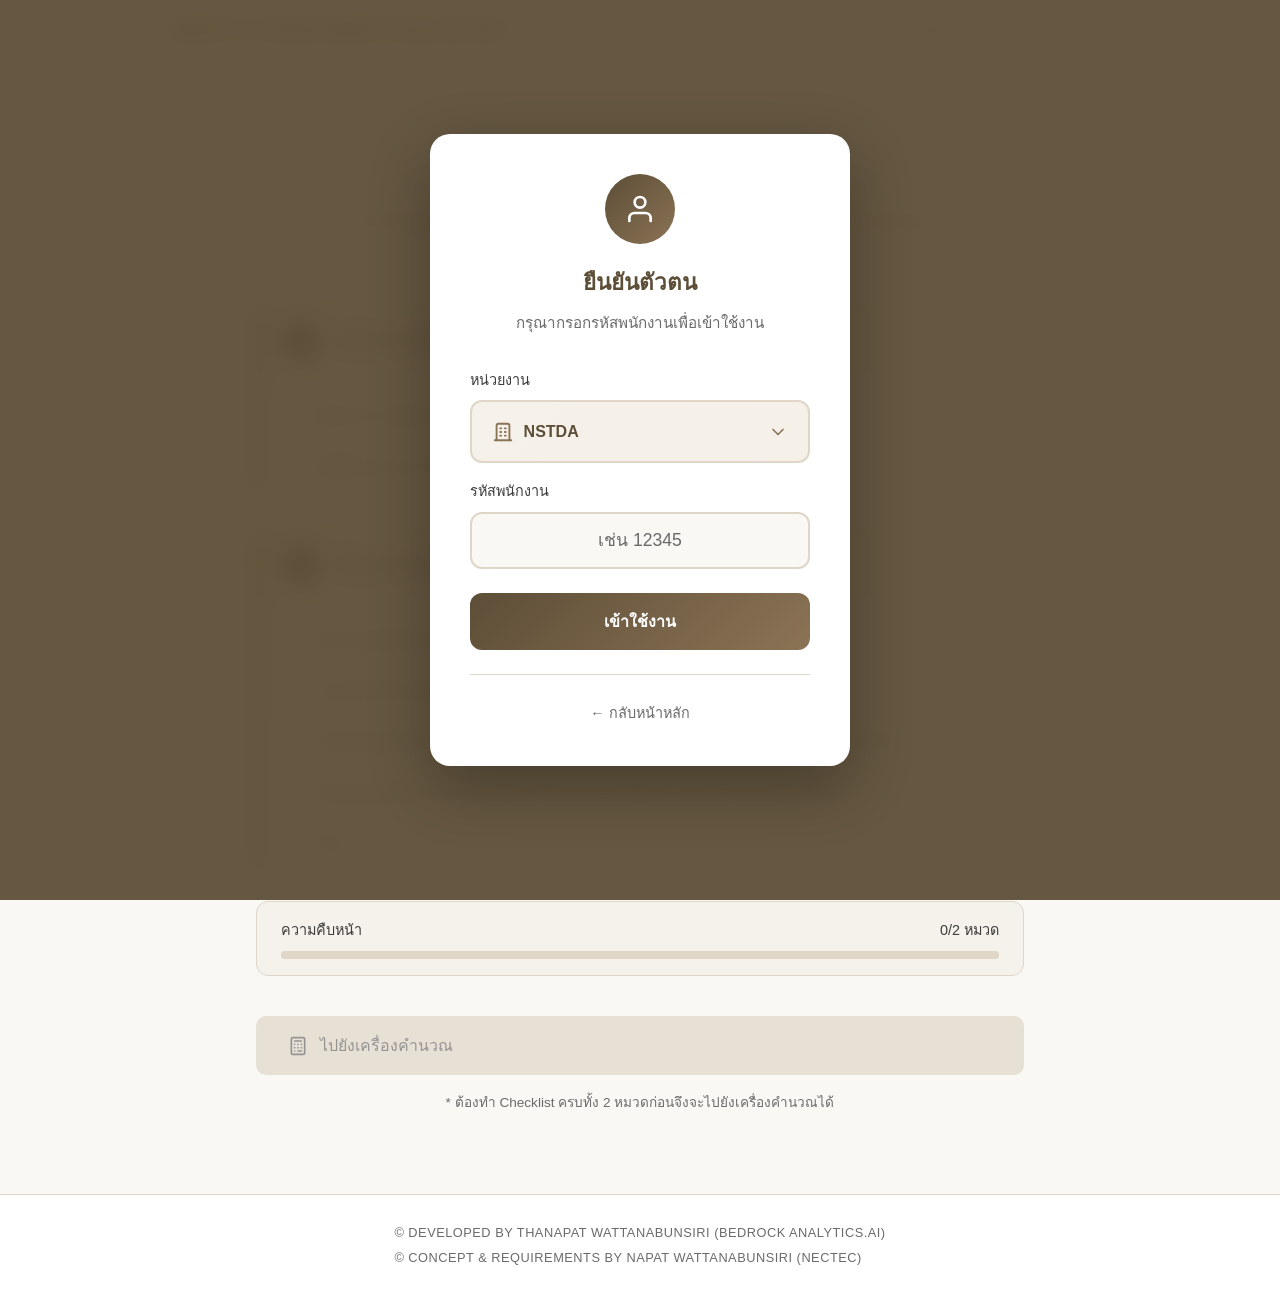
<file: checklist.html>
<!DOCTYPE html>
<html lang="th">
<head>
    <meta charset="UTF-8">
    <meta name="viewport" content="width=device-width, initial-scale=1.0">
    <title>IMPACT & INVESTMENT EVALUATION</title>
    <link rel="stylesheet" href="css/style.css">
    <link rel="stylesheet" href="css/checklist.css">
    <link rel="stylesheet" href="css/auth.css">
</head>
<body>
    <!-- Authentication Overlay -->
    <div class="auth-overlay" id="authOverlay">
        <div class="auth-modal">
            <div class="auth-header">
                <div class="auth-icon">
                    <svg xmlns="http://www.w3.org/2000/svg" width="32" height="32" viewBox="0 0 24 24" fill="none" stroke="currentColor" stroke-width="2" stroke-linecap="round" stroke-linejoin="round">
                        <path d="M20 21v-2a4 4 0 0 0-4-4H8a4 4 0 0 0-4 4v2"></path>
                        <circle cx="12" cy="7" r="4"></circle>
                    </svg>
                </div>
                <h2>ยืนยันตัวตน</h2>
                <p>กรุณากรอกรหัสพนักงานเพื่อเข้าใช้งาน</p>
            </div>
            <form class="auth-form" onsubmit="authSystem.handleAuthSubmit(event)">
                <div class="auth-input-group">
                    <label>หน่วยงาน</label>
                    <div class="custom-select-wrapper">
                        <select id="organization" class="hidden-select">
                            <option value="NECTEC">NECTEC</option>
                            <option value="Guest">Guest</option>
                        </select>
                        <div class="custom-select" id="customSelect">
                            <div class="custom-select-trigger">
                                <div class="selected-content">
                                    <svg class="org-icon" xmlns="http://www.w3.org/2000/svg" viewBox="0 0 24 24" fill="none" stroke="currentColor" stroke-width="2" stroke-linecap="round" stroke-linejoin="round">
                                        <path d="M3 21h18"></path>
                                        <path d="M9 8h1"></path>
                                        <path d="M9 12h1"></path>
                                        <path d="M9 16h1"></path>
                                        <path d="M14 8h1"></path>
                                        <path d="M14 12h1"></path>
                                        <path d="M14 16h1"></path>
                                        <path d="M5 21V5a2 2 0 0 1 2-2h10a2 2 0 0 1 2 2v16"></path>
                                    </svg>
                                    <span id="selectedText">NSTDA</span>
                                </div>
                                <svg class="icon" xmlns="http://www.w3.org/2000/svg" viewBox="0 0 24 24" fill="none" stroke="currentColor" stroke-width="2" stroke-linecap="round" stroke-linejoin="round">
                                    <polyline points="6 9 12 15 18 9"></polyline>
                                </svg>
                            </div>
                            <div class="custom-options">
                                <div class="custom-option selected" data-value="NSTDA">
                                    <svg class="check-icon" xmlns="http://www.w3.org/2000/svg" viewBox="0 0 24 24" fill="none" stroke="currentColor" stroke-width="3" stroke-linecap="round" stroke-linejoin="round">
                                        <polyline points="20 6 9 17 4 12"></polyline>
                                    </svg>
                                    <span>NSTDA</span>
                                </div>
                                <div class="custom-option" data-value="NECTEC">
                                    <svg class="check-icon" xmlns="http://www.w3.org/2000/svg" viewBox="0 0 24 24" fill="none" stroke="currentColor" stroke-width="3" stroke-linecap="round" stroke-linejoin="round">
                                        <polyline points="20 6 9 17 4 12"></polyline>
                                    </svg>
                                    <span>NECTEC</span>
                                </div>
                                <div class="custom-option" data-value="BIOTEC">
                                    <svg class="check-icon" xmlns="http://www.w3.org/2000/svg" viewBox="0 0 24 24" fill="none" stroke="currentColor" stroke-width="3" stroke-linecap="round" stroke-linejoin="round">
                                        <polyline points="20 6 9 17 4 12"></polyline>
                                    </svg>
                                    <span>BIOTEC</span>
                                </div>
                                <div class="custom-option" data-value="MTEC">
                                    <svg class="check-icon" xmlns="http://www.w3.org/2000/svg" viewBox="0 0 24 24" fill="none" stroke="currentColor" stroke-width="3" stroke-linecap="round" stroke-linejoin="round">
                                        <polyline points="20 6 9 17 4 12"></polyline>
                                    </svg>
                                    <span>MTEC</span>
                                </div>
                                <div class="custom-option" data-value="NANOTEC">
                                    <svg class="check-icon" xmlns="http://www.w3.org/2000/svg" viewBox="0 0 24 24" fill="none" stroke="currentColor" stroke-width="3" stroke-linecap="round" stroke-linejoin="round">
                                        <polyline points="20 6 9 17 4 12"></polyline>
                                    </svg>
                                    <span>NANOTEC</span>
                                </div>
                                <div class="custom-option" data-value="ENTEC">
                                    <svg class="check-icon" xmlns="http://www.w3.org/2000/svg" viewBox="0 0 24 24" fill="none" stroke="currentColor" stroke-width="3" stroke-linecap="round" stroke-linejoin="round">
                                        <polyline points="20 6 9 17 4 12"></polyline>
                                    </svg>
                                    <span>ENTEC</span>
                                </div>
                                <div class="custom-option" data-value="Guest">
                                    <svg class="check-icon" xmlns="http://www.w3.org/2000/svg" viewBox="0 0 24 24" fill="none" stroke="currentColor" stroke-width="3" stroke-linecap="round" stroke-linejoin="round">
                                        <polyline points="20 6 9 17 4 12"></polyline>
                                    </svg>
                                    <span>Guest</span>
                                </div>
                            </div>
                        </div>
                    </div>
                </div>
                <div class="auth-input-group" id="employeeIdGroup">
                    <label for="employeeId">รหัสพนักงาน</label>
                    <input type="text" id="employeeId" placeholder="เช่น 12345" autocomplete="off">
                </div>
                <div class="auth-error" id="authError"></div>
                <button type="submit" class="auth-btn">เข้าใช้งาน</button>
            </form>
            <div class="auth-footer">
                <a href="index.html">← กลับหน้าหลัก</a>
            </div>
        </div>
    </div>

    <!-- User Info Bar -->
    <div class="user-info-bar hidden" id="userInfoBar">
        <span class="user-id">หน่วยงาน: <strong id="userOrgDisplay"></strong> | รหัสพนักงาน: <strong id="userIdDisplay"></strong></span>
        <button class="btn-logout" onclick="authSystem.logout()">ออกจากระบบ</button>
    </div>

    <header>
        <div class="header-container">
            <div class="logo">
                <a href="index.html">IMPACT & INVESTMENT EVALUATION</a>
            </div>
            <button class="menu-toggle" aria-label="เปิดเมนู">☰</button>
            <nav>
                <ul>
                    <li><a href="index.html">Home</a></li>
                    <li><a href="calculator.html">Self Assessment</a></li>
                    <li><a href="manual.html">Contact</a></li>
                </ul>
            </nav>
        </div>
    </header>

    <main>
        <div class="checklist-page">
            <div class="checklist-header">
                <h1>Checklist</h1>
                <p>การ Checklist ความพร้อมในการประเมินผลประโยชน์ที่เกิดขึ้นของโครงการ/ผลงานวิจัย</p>
            </div>

            <div class="checklist-content">
                <!-- Section A -->
                <div class="checklist-section">
                    <div class="section-title">
                        <span class="section-letter">1</span>
                        <h2>หลักเกณฑ์เบื้องต้น</h2>
                    </div>

                    <div class="checklist-items">
                        <div class="checklist-item">
                            <label class="checkbox-container">
                                <input type="checkbox" id="a1">
                                <span class="checkmark"></span>
                                <span class="item-text">ผู้รับบริการ/ผู้รับประโยชน์เป็นหน่วยงานภายนอก สวทช.</span>
                            </label>
                        </div>

                        <div class="checklist-item">
                            <label class="checkbox-container">
                                <input type="checkbox" id="a2" onchange="toggleA2()">
                                <span class="checkmark"></span>
                                <span class="item-text">มีผู้ใช้ผลงานมาแล้ว ≥ 1 ปี</span>
                            </label>
                            <div class="item-action" id="a2-action" style="display: none;">
                                <a href="https://docs.google.com/forms/d/e/1FAIpQLScwlAAKrQXUrOwPZRMgnIdN4C8DKjJCc-p_unsezdtQ7tELjg/viewform" target="_blank" class="btn-link">
                                    <svg xmlns="http://www.w3.org/2000/svg" width="18" height="18" viewBox="0 0 24 24" fill="none" stroke="currentColor" stroke-width="2" stroke-linecap="round" stroke-linejoin="round">
                                        <path d="M18 13v6a2 2 0 0 1-2 2H5a2 2 0 0 1-2-2V8a2 2 0 0 1 2-2h6"></path>
                                        <polyline points="15 3 21 3 21 9"></polyline>
                                        <line x1="10" y1="14" x2="21" y2="3"></line>
                                    </svg>
                                    คลิกที่นี่เพื่อกรอกแบบฟอร์ม
                                </a>
                            </div>
                        </div>
                    </div>
                </div>

                <!-- Section B -->
                <div class="checklist-section">
                    <div class="section-title">
                        <span class="section-letter">2</span>
                        <h2>ลักษณะของผลงาน/บริการ</h2>
                    </div>

                    <div class="checklist-items">
                        <div class="checklist-item">
                            <label class="checkbox-container">
                                <input type="checkbox" id="b1" onchange="toggleB('b1')">
                                <span class="checkmark"></span>
                                <span class="item-text">ต้นแบบ/ผลิตภัณฑ์</span>
                            </label>
                            <div class="item-info" id="b1-info" style="display: none;">
                                <div class="info-box">
                                    <strong>ตัวอย่างมิติผลประโยชน์:</strong>
                                    <p>กำไร/รายได้เพิ่ม ลดค่าใช้จ่าย/ต้นทุน ลดการนำเข้า เพิ่มประสิทธิภาพการทำงาน เกิดการลงทุนเพิ่ม เป็นต้น</p>
                                </div>
                            </div>
                        </div>

                        <div class="checklist-item">
                            <label class="checkbox-container">
                                <input type="checkbox" id="b2" onchange="toggleB('b2')">
                                <span class="checkmark"></span>
                                <span class="item-text">แอปพลิเคชัน/แพลตฟอร์ม</span>
                            </label>
                            <div class="item-info" id="b2-info" style="display: none;">
                                <div class="info-box">
                                    <strong>ตัวอย่างมิติผลประโยชน์:</strong>
                                    <p>กำไร/รายได้เพิ่ม ลดค่าใช้จ่าย/ต้นทุน ลดการนำเข้า เพิ่มประสิทธิภาพการทำงาน เกิดการลงทุนเพิ่ม เป็นต้น</p>
                                </div>
                            </div>
                        </div>

                        <div class="checklist-item">
                            <label class="checkbox-container">
                                <input type="checkbox" id="b3" onchange="toggleB('b3')">
                                <span class="checkmark"></span>
                                <span class="item-text">จัดหลักสูตรฝึกอบรมแบบไม่มีค่าใช้จ่ายและมีผลงานประกอบ/กิจกรรมประกวดแข่งขัน</span>
                            </label>
                            <div class="item-info" id="b3-info" style="display: none;">
                                <div class="info-box">
                                    <strong>ตัวอย่างมิติผลประโยชน์:</strong>
                                    <p>ทักษะความรู้เพิ่มขึ้น ลดค่าใช้จ่าย ความภาคภูมิใจ ใช้เวลาว่างให้เป็นประโยชน์ เกิดการลงทุนเพิ่ม เป็นต้น</p>
                                </div>
                            </div>
                        </div>

                        <div class="checklist-item">
                            <label class="checkbox-container">
                                <input type="checkbox" id="b4" onchange="toggleB('b4')">
                                <span class="checkmark"></span>
                                <span class="item-text">จัดหลักสูตรฝึกอบรมแบบไม่มีค่าใช้จ่ายและไม่มีผลงานประกอบ/แบบมีค่าใช้จ่าย</span>
                            </label>
                            <div class="item-info" id="b4-info" style="display: none;">
                                <div class="info-box">
                                    <strong>ตัวอย่างมิติผลประโยชน์:</strong>
                                    <p>กำไร/รายได้เพิ่ม ลดค่าใช้จ่าย/ต้นทุน เพิ่มประสิทธิภาพการทำงาน เกิดการลงทุนเพิ่ม เป็นต้น</p>
                                </div>
                            </div>
                        </div>

                        <div class="checklist-item">
                            <label class="checkbox-container">
                                <input type="checkbox" id="b5" onchange="toggleB5()">
                                <span class="checkmark"></span>
                                <span class="item-text">อื่น ๆ</span>
                            </label>
                            <div class="item-info" id="b5-info" style="display: none;">
                                <div class="info-box other-input">
                                    <label for="b5-text"><strong>ระบุลักษณะผลงาน:</strong></label>
                                    <textarea id="b5-text" rows="3" placeholder="กรุณาระบุลักษณะผลงาน..."></textarea>
                                </div>
                            </div>
                        </div>
                    </div>
                </div>
            </div>

            <!-- Progress Indicator -->
            <div class="checklist-progress">
                <div class="progress-label">
                    <span>ความคืบหน้า</span>
                    <span id="progressText">0/2 หมวด</span>
                </div>
                <div class="progress-bar">
                    <div class="progress-fill" id="checklistProgress"></div>
                </div>
            </div>

            <div class="back-link">
                <a href="calculator.html" class="btn-calculator disabled" id="calcButton" onclick="showIncompleteMessage(event)">
                    <svg xmlns="http://www.w3.org/2000/svg" width="20" height="20" viewBox="0 0 24 24" fill="none" stroke="currentColor" stroke-width="2" stroke-linecap="round" stroke-linejoin="round">
                        <rect x="4" y="2" width="16" height="20" rx="2"></rect>
                        <line x1="8" y1="6" x2="16" y2="6"></line>
                        <line x1="8" y1="10" x2="8" y2="10"></line>
                        <line x1="12" y1="10" x2="12" y2="10"></line>
                        <line x1="16" y1="10" x2="16" y2="10"></line>
                        <line x1="8" y1="14" x2="8" y2="14"></line>
                        <line x1="12" y1="14" x2="12" y2="14"></line>
                        <line x1="16" y1="14" x2="16" y2="14"></line>
                        <line x1="8" y1="18" x2="8" y2="18"></line>
                        <line x1="12" y1="18" x2="16" y2="18"></line>
                    </svg>
                    <span>ไปยังเครื่องคำนวณ</span>
                </a>
                <p class="checklist-hint">* ต้องทำ Checklist ครบทั้ง 2 หมวดก่อนจึงจะไปยังเครื่องคำนวณได้</p>
            </div>
        </div>
    </main>

    <footer>
        <div class="footer-content">
            <p>© DEVELOPED BY THANAPAT WATTANABUNSIRI (BEDROCK ANALYTICS.AI)</p>
            <p>© CONCEPT & REQUIREMENTS BY NAPAT WATTANABUNSIRI (NECTEC)</p>
        </div>
    </footer>

    <script src="js/auth.js"></script>
    <script src="js/main.js"></script>
    <script src="js/checklist.js"></script>
</body>
</html>
</file>
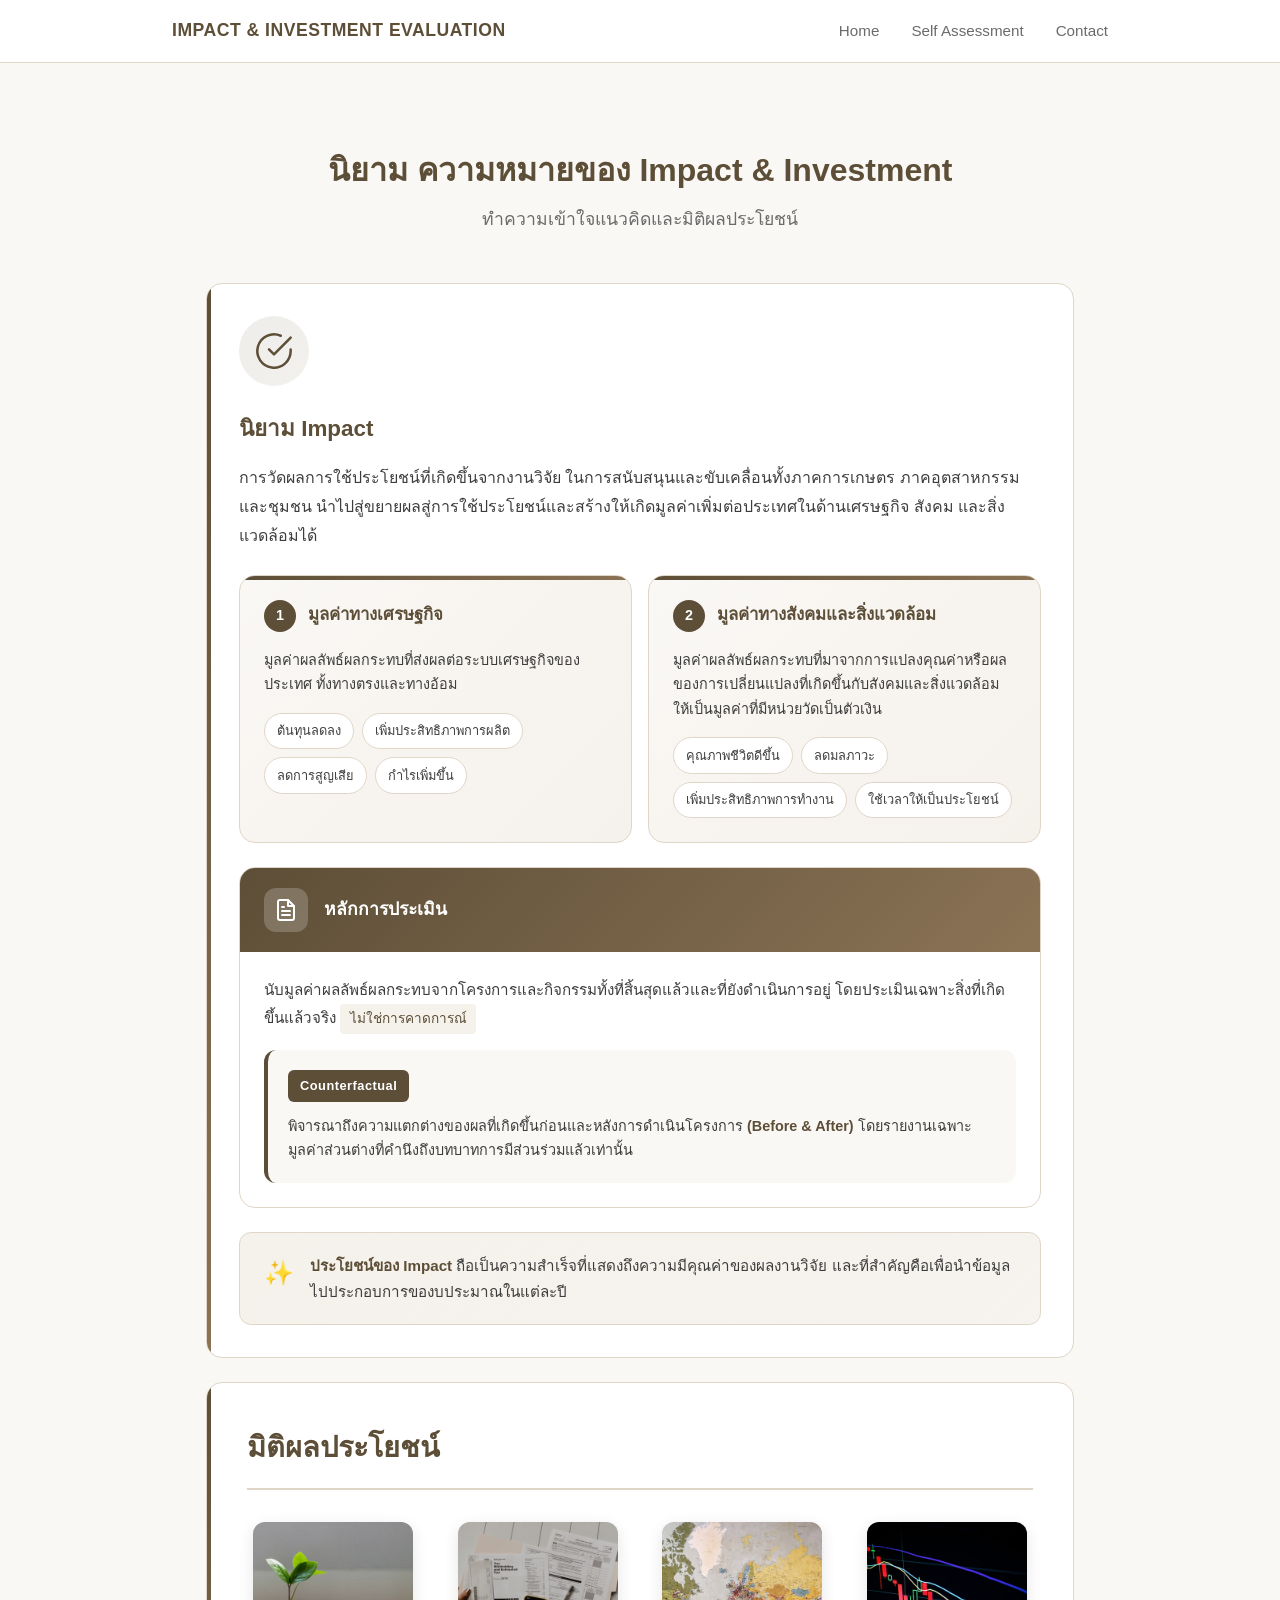
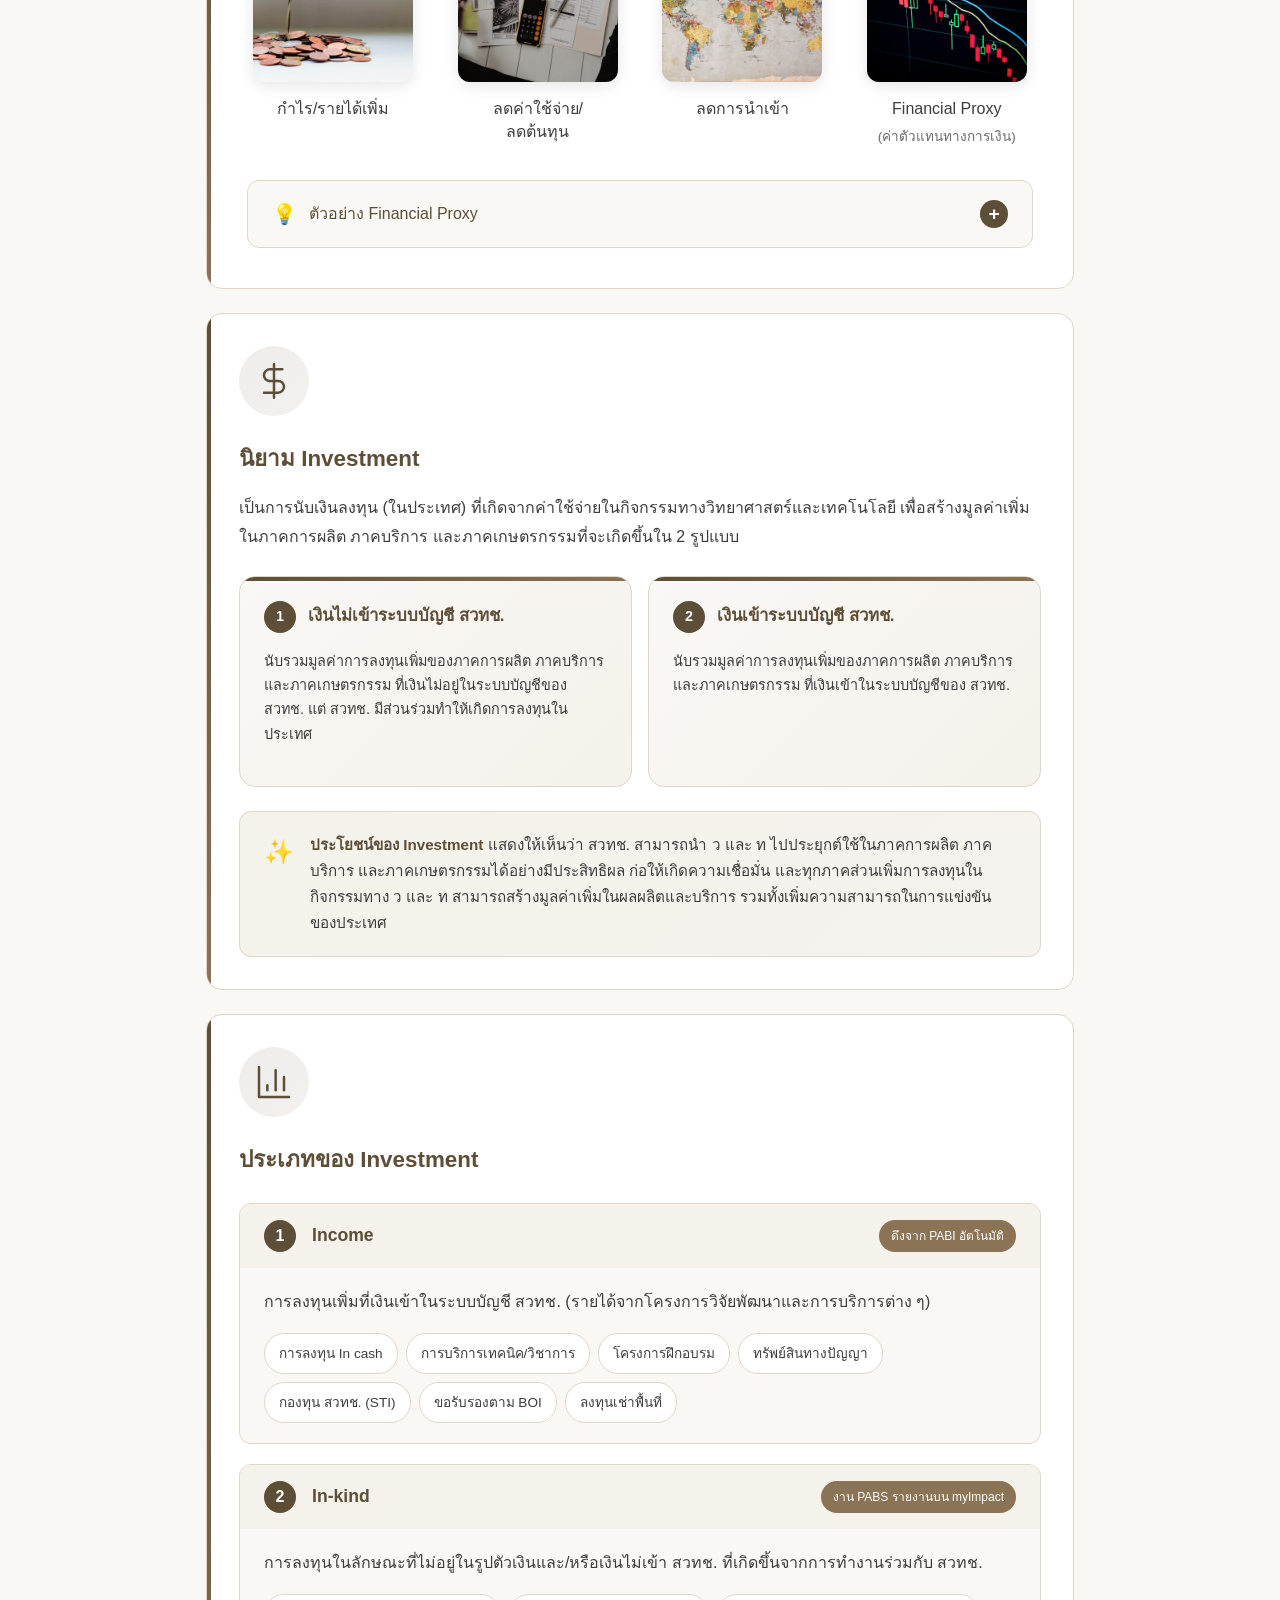
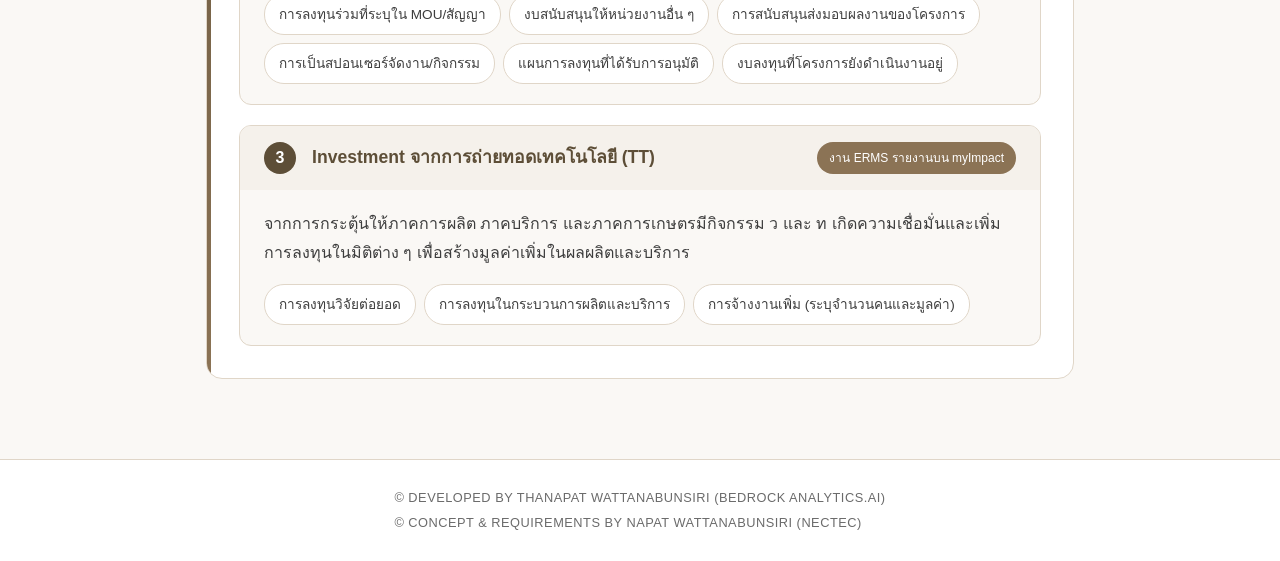
<file: definitions.html>
<!DOCTYPE html>
<html lang="th">
<head>
    <meta charset="UTF-8">
    <meta name="viewport" content="width=device-width, initial-scale=1.0">
    <title>IMPACT & INVESTMENT EVALUATION</title>
    <link rel="stylesheet" href="css/style.css">
    <link rel="stylesheet" href="css/definitions.css">
</head>
<body>
    <header>
        <div class="header-container">
            <div class="logo">
                <a href="index.html">IMPACT & INVESTMENT EVALUATION</a>
            </div>
            <button class="menu-toggle" aria-label="เปิดเมนู">☰</button>
            <nav>
                <ul>
                    <li><a href="index.html">Home</a></li>
                    <li><a href="calculator.html">Self Assessment</a></li>
                    <li><a href="manual.html">Contact</a></li>
                </ul>
            </nav>
        </div>
    </header>

    <main>
        <div class="definitions-page">
            <div class="definitions-header">
                <h1>นิยาม ความหมายของ Impact & Investment</h1>
                <p>ทำความเข้าใจแนวคิดและมิติผลประโยชน์</p>
            </div>

            <div class="definitions-content">
                <div class="definition-card impact">
                    <div class="card-icon">
                        <svg xmlns="http://www.w3.org/2000/svg" width="40" height="40" viewBox="0 0 24 24" fill="none" stroke="currentColor" stroke-width="1.5" stroke-linecap="round" stroke-linejoin="round">
                            <path d="M22 11.08V12a10 10 0 1 1-5.93-9.14"></path>
                            <polyline points="22 4 12 14.01 9 11.01"></polyline>
                        </svg>
                    </div>
                    <h2>นิยาม Impact</h2>
                    <div class="card-content">
                        <p>การวัดผลการใช้ประโยชน์ที่เกิดขึ้นจากงานวิจัย ในการสนับสนุนและขับเคลื่อนทั้งภาคการเกษตร ภาคอุตสาหกรรม และชุมชน นำไปสู่ขยายผลสู่การใช้ประโยชน์และสร้างให้เกิดมูลค่าเพิ่มต่อประเทศในด้านเศรษฐกิจ สังคม และสิ่งแวดล้อมได้</p>

                        <div class="value-definitions">
                            <div class="value-item economic">
                                <div class="value-header">
                                    <div class="value-badge">1</div>
                                    <h4>มูลค่าทางเศรษฐกิจ</h4>
                                </div>
                                <p>มูลค่าผลลัพธ์ผลกระทบที่ส่งผลต่อระบบเศรษฐกิจของประเทศ ทั้งทางตรงและทางอ้อม</p>
                                <div class="value-examples">
                                    <span>ต้นทุนลดลง</span>
                                    <span>เพิ่มประสิทธิภาพการผลิต</span>
                                    <span>ลดการสูญเสีย</span>
                                    <span>กำไรเพิ่มขึ้น</span>
                                </div>
                            </div>
                            <div class="value-item social">
                                <div class="value-header">
                                    <div class="value-badge">2</div>
                                    <h4>มูลค่าทางสังคมและสิ่งแวดล้อม</h4>
                                </div>
                                <p>มูลค่าผลลัพธ์ผลกระทบที่มาจากการแปลงคุณค่าหรือผลของการเปลี่ยนแปลงที่เกิดขึ้นกับสังคมและสิ่งแวดล้อม ให้เป็นมูลค่าที่มีหน่วยวัดเป็นตัวเงิน</p>
                                <div class="value-examples">
                                    <span>คุณภาพชีวิตดีขึ้น</span>
                                    <span>ลดมลภาวะ</span>
                                    <span>เพิ่มประสิทธิภาพการทำงาน</span>
                                    <span>ใช้เวลาให้เป็นประโยชน์</span>
                                </div>
                            </div>
                        </div>

                        <div class="assessment-principle">
                            <div class="principle-header">
                                <div class="principle-icon">
                                    <svg xmlns="http://www.w3.org/2000/svg" width="24" height="24" viewBox="0 0 24 24" fill="none" stroke="currentColor" stroke-width="2" stroke-linecap="round" stroke-linejoin="round">
                                        <path d="M14 2H6a2 2 0 0 0-2 2v16a2 2 0 0 0 2 2h12a2 2 0 0 0 2-2V8z"></path>
                                        <polyline points="14 2 14 8 20 8"></polyline>
                                        <line x1="16" y1="13" x2="8" y2="13"></line>
                                        <line x1="16" y1="17" x2="8" y2="17"></line>
                                        <polyline points="10 9 9 9 8 9"></polyline>
                                    </svg>
                                </div>
                                <h4>หลักการประเมิน</h4>
                            </div>
                            <div class="principle-content">
                                <p>นับมูลค่าผลลัพธ์ผลกระทบจากโครงการและกิจกรรมทั้งที่สิ้นสุดแล้วและที่ยังดำเนินการอยู่ โดยประเมินเฉพาะสิ่งที่เกิดขึ้นแล้วจริง <span class="tag">ไม่ใช่การคาดการณ์</span></p>
                                <div class="counterfactual-box">
                                    <div class="cf-label">Counterfactual</div>
                                    <p>พิจารณาถึงความแตกต่างของผลที่เกิดขึ้นก่อนและหลังการดำเนินโครงการ <strong>(Before & After)</strong> โดยรายงานเฉพาะมูลค่าส่วนต่างที่คำนึงถึงบทบาทการมีส่วนร่วมแล้วเท่านั้น</p>
                                </div>
                            </div>
                        </div>

                        <div class="benefit-note">
                            <div class="benefit-note-icon">✨</div>
                            <p><strong>ประโยชน์ของ Impact</strong> ถือเป็นความสำเร็จที่แสดงถึงความมีคุณค่าของผลงานวิจัย และที่สำคัญคือเพื่อนำข้อมูลไปประกอบการของบประมาณในแต่ละปี</p>
                        </div>
                    </div>
                </div>

                <div class="definition-card dimensions full-width">
                    <h2>มิติผลประโยชน์</h2>
                    <div class="card-content">
                        <div class="benefit-grid">
                            <div class="benefit-item">
                                <div class="benefit-image">
                                    <img src="images/profit.jpg" alt="กำไร/รายได้เพิ่ม">
                                </div>
                                <p>กำไร/รายได้เพิ่ม</p>
                            </div>
                            <div class="benefit-item">
                                <div class="benefit-image">
                                    <img src="images/cost-reduce.jpg" alt="ลดค่าใช้จ่าย/ลดต้นทุน">
                                </div>
                                <p>ลดค่าใช้จ่าย/<br>ลดต้นทุน</p>
                            </div>
                            <div class="benefit-item">
                                <div class="benefit-image">
                                    <img src="images/reduce-import.jpg" alt="ลดการนำเข้า">
                                </div>
                                <p>ลดการนำเข้า</p>
                            </div>
                            <div class="benefit-item">
                                <div class="benefit-image">
                                    <img src="images/financial-proxy.jpg" alt="Financial Proxy">
                                </div>
                                <p>Financial Proxy</p>
                                <h5>(ค่าตัวแทนทางการเงิน)</h5>
                            </div>
                        </div>

                        <!-- Financial Proxy Details -->
                        <div class="proxy-details">
                            <div class="proxy-details-header" onclick="toggleProxyDetails()">
                                <span class="proxy-icon">💡</span>
                                <span>ตัวอย่าง Financial Proxy</span>
                                <span class="proxy-toggle" id="proxyToggle">+</span>
                            </div>
                            <div class="proxy-details-content" id="proxyContent">
                                <ul>
                                    <li>เพิ่มประสิทธิภาพการทำงาน</li>
                                    <li>ลดความเสี่ยงในการสูญเสีย/ป้องกันความเสียหาย</li>
                                    <li>ลดค่าเสียโอกาส</li>
                                    <li>คุณภาพชีวิตดีขึ้น</li>
                                    <li>ทักษะความรู้เพิ่มขึ้นจากการอบรม/ประกวด</li>
                                </ul>
                            </div>
                        </div>
                    </div>
                </div>

                <div class="definition-card investment">
                    <div class="card-icon">
                        <svg xmlns="http://www.w3.org/2000/svg" width="40" height="40" viewBox="0 0 24 24" fill="none" stroke="currentColor" stroke-width="1.5" stroke-linecap="round" stroke-linejoin="round">
                            <path d="M12 2v20M17 5H9.5a3.5 3.5 0 0 0 0 7h5a3.5 3.5 0 0 1 0 7H6"></path>
                        </svg>
                    </div>
                    <h2>นิยาม Investment</h2>
                    <div class="card-content">
                        <p>เป็นการนับเงินลงทุน (ในประเทศ) ที่เกิดจากค่าใช้จ่ายในกิจกรรมทางวิทยาศาสตร์และเทคโนโลยี เพื่อสร้างมูลค่าเพิ่มในภาคการผลิต ภาคบริการ และภาคเกษตรกรรมที่จะเกิดขึ้นใน 2 รูปแบบ</p>

                        <div class="value-definitions">
                            <div class="value-item">
                                <div class="value-header">
                                    <div class="value-badge">1</div>
                                    <h4>เงินไม่เข้าระบบบัญชี สวทช.</h4>
                                </div>
                                <p>นับรวมมูลค่าการลงทุนเพิ่มของภาคการผลิต ภาคบริการ และภาคเกษตรกรรม ที่เงินไม่อยู่ในระบบบัญชีของ สวทช. แต่ สวทช. มีส่วนร่วมทำให้เกิดการลงทุนในประเทศ</p>
                            </div>
                            <div class="value-item">
                                <div class="value-header">
                                    <div class="value-badge">2</div>
                                    <h4>เงินเข้าระบบบัญชี สวทช.</h4>
                                </div>
                                <p>นับรวมมูลค่าการลงทุนเพิ่มของภาคการผลิต ภาคบริการ และภาคเกษตรกรรม ที่เงินเข้าในระบบบัญชีของ สวทช.</p>
                            </div>
                        </div>

                        <div class="benefit-note">
                            <div class="benefit-note-icon">✨</div>
                            <p><strong>ประโยชน์ของ Investment</strong> แสดงให้เห็นว่า สวทช. สามารถนำ ว และ ท ไปประยุกต์ใช้ในภาคการผลิต   ภาคบริการ และภาคเกษตรกรรมได้อย่างมีประสิทธิผล ก่อให้เกิดความเชื่อมั่น และทุกภาคส่วนเพิ่มการลงทุนในกิจกรรมทาง ว และ ท สามารถสร้างมูลค่าเพิ่มในผลผลิตและบริการ รวมทั้งเพิ่มความสามารถในการแข่งขันของประเทศ</p>
                        </div>
                    </div>
                </div>

                <!-- ประเภทของ Investment -->
                <div class="definition-card investment">
                    <div class="card-icon">
                        <svg xmlns="http://www.w3.org/2000/svg" width="40" height="40" viewBox="0 0 24 24" fill="none" stroke="currentColor" stroke-width="1.5" stroke-linecap="round" stroke-linejoin="round">
                            <path d="M3 3v18h18"></path>
                            <path d="M18 17V9"></path>
                            <path d="M13 17V5"></path>
                            <path d="M8 17v-3"></path>
                        </svg>
                    </div>
                    <h2>ประเภทของ Investment</h2>
                    <div class="card-content">
                        <div class="investment-type-list">
                            <div class="investment-type-item">
                                <div class="type-header">
                                    <span class="type-number">1</span>
                                    <h3>Income</h3>
                                    <span class="type-badge">ดึงจาก PABI อัตโนมัติ</span>
                                </div>
                                <div class="type-content">
                                    <p class="type-desc">การลงทุนเพิ่มที่เงินเข้าในระบบบัญชี สวทช. (รายได้จากโครงการวิจัยพัฒนาและการบริการต่าง ๆ)</p>
                                    <div class="type-examples">
                                        <span>การลงทุน In cash</span>
                                        <span>การบริการเทคนิค/วิชาการ</span>
                                        <span>โครงการฝึกอบรม</span>
                                        <span>ทรัพย์สินทางปัญญา</span>
                                        <span>กองทุน สวทช. (STI)</span>
                                        <span>ขอรับรองตาม BOI</span>
                                        <span>ลงทุนเช่าพื้นที่</span>
                                    </div>
                                </div>
                            </div>

                            <div class="investment-type-item">
                                <div class="type-header">
                                    <span class="type-number">2</span>
                                    <h3>In-kind</h3>
                                    <span class="type-badge">งาน PABS รายงานบน myImpact</span>
                                </div>
                                <div class="type-content">
                                    <p class="type-desc">การลงทุนในลักษณะที่ไม่อยู่ในรูปตัวเงินและ/หรือเงินไม่เข้า สวทช. ที่เกิดขึ้นจากการทำงานร่วมกับ สวทช.</p>
                                    <div class="type-examples">
                                        <span>การลงทุนร่วมที่ระบุใน MOU/สัญญา</span>
                                        <span>งบสนับสนุนให้หน่วยงานอื่น ๆ</span>
                                        <span>การสนับสนุนส่งมอบผลงานของโครงการ</span>
                                        <span>การเป็นสปอนเซอร์จัดงาน/กิจกรรม</span>
                                        <span>แผนการลงทุนที่ได้รับการอนุมัติ</span>
                                        <span>งบลงทุนที่โครงการยังดำเนินงานอยู่</span>
                                    </div>
                                </div>
                            </div>

                            <div class="investment-type-item">
                                <div class="type-header">
                                    <span class="type-number">3</span>
                                    <h3>Investment จากการถ่ายทอดเทคโนโลยี (TT)</h3>
                                    <span class="type-badge">งาน ERMS รายงานบน myImpact</span>
                                </div>
                                <div class="type-content">
                                    <p class="type-desc">จากการกระตุ้นให้ภาคการผลิต ภาคบริการ และภาคการเกษตรมีกิจกรรม ว และ ท เกิดความเชื่อมั่นและเพิ่มการลงทุนในมิติต่าง ๆ เพื่อสร้างมูลค่าเพิ่มในผลผลิตและบริการ</p>
                                    <div class="type-examples">
                                        <span>การลงทุนวิจัยต่อยอด</span>
                                        <span>การลงทุนในกระบวนการผลิตและบริการ</span>
                                        <span>การจ้างงานเพิ่ม (ระบุจำนวนคนและมูลค่า)</span>
                                    </div>
                                </div>
                            </div>
                        </div>
                    </div>
                </div>
            </div>

        </div>
    </main>

    <footer>
        <div class="footer-content">
            <p>© DEVELOPED BY THANAPAT WATTANABUNSIRI (BEDROCK ANALYTICS.AI)</p>
            <p>© CONCEPT & REQUIREMENTS BY NAPAT WATTANABUNSIRI (NECTEC)</p>
        </div>
    </footer>

    <script src="js/main.js"></script>
    <script>
        function toggleProxyDetails() {
            const content = document.getElementById('proxyContent');
            const toggle = document.getElementById('proxyToggle');

            content.classList.toggle('show');
            toggle.classList.toggle('active');
        }
    </script>
</body>
</html>
</file>
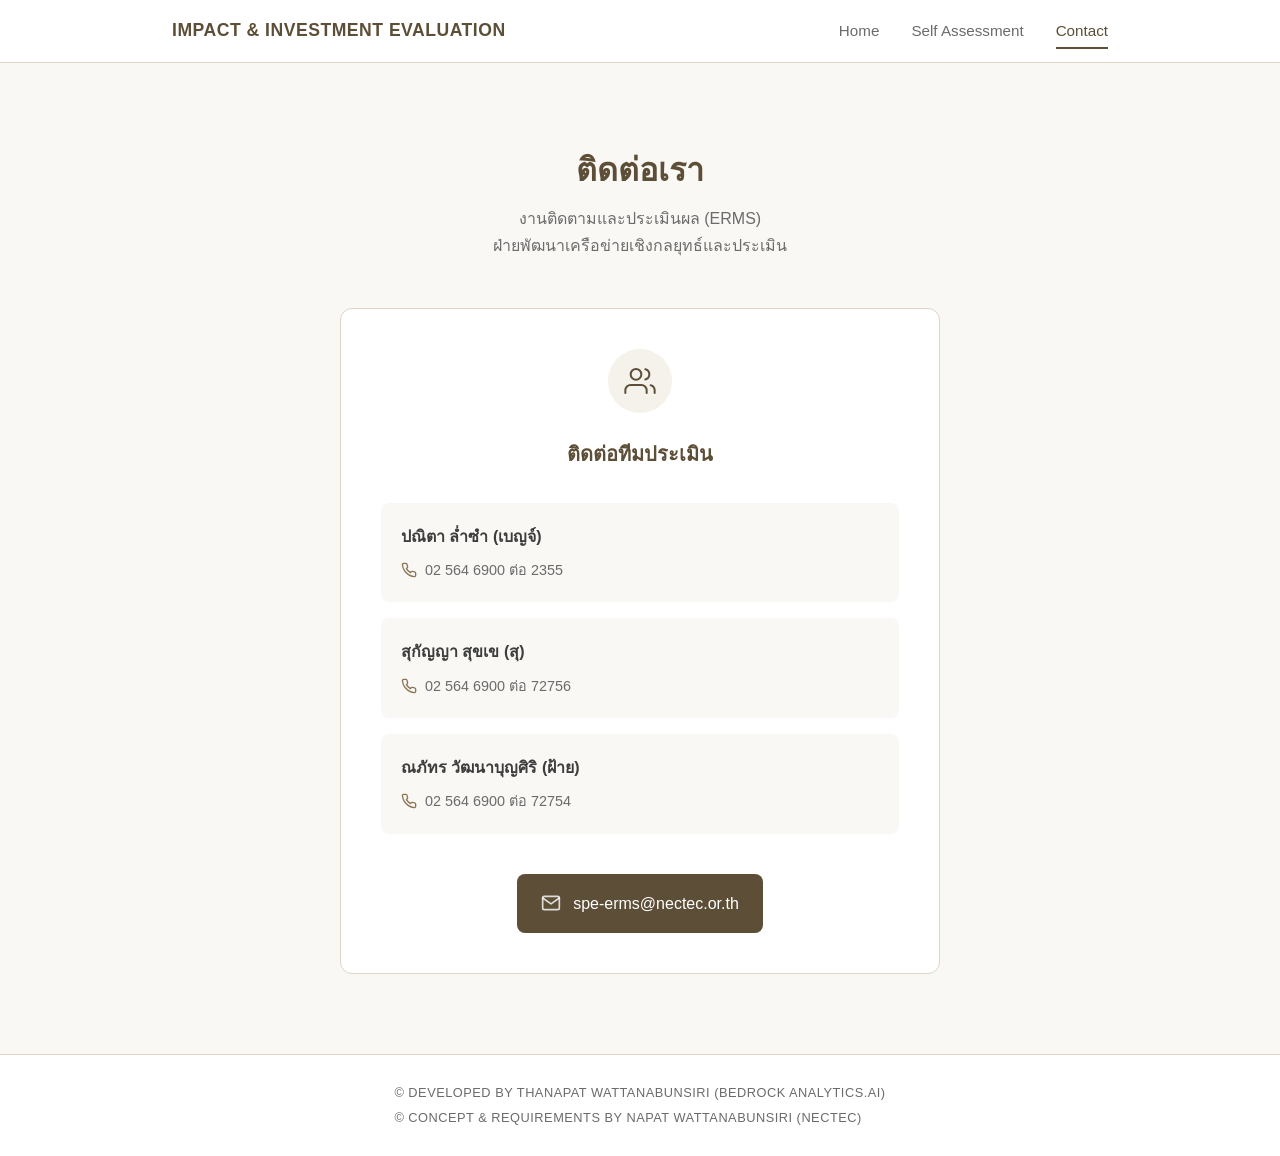
<file: manual.html>
<!DOCTYPE html>
<html lang="th">
<head>
    <meta charset="UTF-8">
    <meta name="viewport" content="width=device-width, initial-scale=1.0">
    <title>IMPACT & INVESTMENT EVALUATION</title>
    <link rel="stylesheet" href="css/style.css">
    <link rel="stylesheet" href="css/contact.css">
</head>
<body>
    <header>
        <div class="header-container">
            <div class="logo">
                <a href="index.html">IMPACT & INVESTMENT EVALUATION</a>
            </div>
            <button class="menu-toggle" aria-label="เปิดเมนู">☰</button>
            <nav>
                <ul>
                    <li><a href="index.html">Home</a></li>
                    <li><a href="calculator.html">Self Assessment</a></li>
                    <li><a href="manual.html" class="active">Contact</a></li>
                </ul>
            </nav>
        </div>
    </header>

    <main>
        <div class="contact-page">
            <div class="contact-header">
                <h1>ติดต่อเรา</h1>
                <p>งานติดตามและประเมินผล (ERMS)</p>
                <p>ฝ่ายพัฒนาเครือข่ายเชิงกลยุทธ์และประเมิน</p>
            </div>

            <div class="contact-content">
                <div class="contact-card">
                    <div class="contact-icon">
                        <svg xmlns="http://www.w3.org/2000/svg" width="32" height="32" viewBox="0 0 24 24" fill="none" stroke="currentColor" stroke-width="1.5" stroke-linecap="round" stroke-linejoin="round">
                            <path d="M17 21v-2a4 4 0 0 0-4-4H5a4 4 0 0 0-4 4v2"></path>
                            <circle cx="9" cy="7" r="4"></circle>
                            <path d="M23 21v-2a4 4 0 0 0-3-3.87"></path>
                            <path d="M16 3.13a4 4 0 0 1 0 7.75"></path>
                        </svg>
                    </div>
                    <h2>ติดต่อทีมประเมิน</h2>

                    <div class="contact-list">
                        <div class="contact-person">
                            <div class="person-name">ปณิตา ล่ำซำ (เบญจ์)</div>
                            <div class="person-phone">
                                <svg xmlns="http://www.w3.org/2000/svg" width="16" height="16" viewBox="0 0 24 24" fill="none" stroke="currentColor" stroke-width="2" stroke-linecap="round" stroke-linejoin="round">
                                    <path d="M22 16.92v3a2 2 0 0 1-2.18 2 19.79 19.79 0 0 1-8.63-3.07 19.5 19.5 0 0 1-6-6 19.79 19.79 0 0 1-3.07-8.67A2 2 0 0 1 4.11 2h3a2 2 0 0 1 2 1.72 12.84 12.84 0 0 0 .7 2.81 2 2 0 0 1-.45 2.11L8.09 9.91a16 16 0 0 0 6 6l1.27-1.27a2 2 0 0 1 2.11-.45 12.84 12.84 0 0 0 2.81.7A2 2 0 0 1 22 16.92z"></path>
                                </svg>
                                <span>02 564 6900 ต่อ 2355</span>
                            </div>
                        </div>

                        <div class="contact-person">
                            <div class="person-name">สุกัญญา สุขเข (สุ)</div>
                            <div class="person-phone">
                                <svg xmlns="http://www.w3.org/2000/svg" width="16" height="16" viewBox="0 0 24 24" fill="none" stroke="currentColor" stroke-width="2" stroke-linecap="round" stroke-linejoin="round">
                                    <path d="M22 16.92v3a2 2 0 0 1-2.18 2 19.79 19.79 0 0 1-8.63-3.07 19.5 19.5 0 0 1-6-6 19.79 19.79 0 0 1-3.07-8.67A2 2 0 0 1 4.11 2h3a2 2 0 0 1 2 1.72 12.84 12.84 0 0 0 .7 2.81 2 2 0 0 1-.45 2.11L8.09 9.91a16 16 0 0 0 6 6l1.27-1.27a2 2 0 0 1 2.11-.45 12.84 12.84 0 0 0 2.81.7A2 2 0 0 1 22 16.92z"></path>
                                </svg>
                                <span>02 564 6900 ต่อ 72756</span>
                            </div>
                        </div>

                        <div class="contact-person">
                            <div class="person-name">ณภัทร วัฒนาบุญศิริ (ฝ้าย)</div>
                            <div class="person-phone">
                                <svg xmlns="http://www.w3.org/2000/svg" width="16" height="16" viewBox="0 0 24 24" fill="none" stroke="currentColor" stroke-width="2" stroke-linecap="round" stroke-linejoin="round">
                                    <path d="M22 16.92v3a2 2 0 0 1-2.18 2 19.79 19.79 0 0 1-8.63-3.07 19.5 19.5 0 0 1-6-6 19.79 19.79 0 0 1-3.07-8.67A2 2 0 0 1 4.11 2h3a2 2 0 0 1 2 1.72 12.84 12.84 0 0 0 .7 2.81 2 2 0 0 1-.45 2.11L8.09 9.91a16 16 0 0 0 6 6l1.27-1.27a2 2 0 0 1 2.11-.45 12.84 12.84 0 0 0 2.81.7A2 2 0 0 1 22 16.92z"></path>
                                </svg>
                                <span>02 564 6900 ต่อ 72754</span>
                            </div>
                        </div>
                    </div>

                    <div class="contact-email">
                        <svg xmlns="http://www.w3.org/2000/svg" width="20" height="20" viewBox="0 0 24 24" fill="none" stroke="currentColor" stroke-width="2" stroke-linecap="round" stroke-linejoin="round">
                            <path d="M4 4h16c1.1 0 2 .9 2 2v12c0 1.1-.9 2-2 2H4c-1.1 0-2-.9-2-2V6c0-1.1.9-2 2-2z"></path>
                            <polyline points="22,6 12,13 2,6"></polyline>
                        </svg>
                        <a href="mailto:spe-erms@nectec.or.th">spe-erms@nectec.or.th</a>
                    </div>
                </div>
            </div>
        </div>
    </main>

    <footer>
        <div class="footer-content">
            <p>© DEVELOPED BY THANAPAT WATTANABUNSIRI (BEDROCK ANALYTICS.AI)</p>
            <p>© CONCEPT & REQUIREMENTS BY NAPAT WATTANABUNSIRI (NECTEC)</p>
        </div>
    </footer>

    <script src="js/main.js"></script>
</body>
</html>
</file>
<file: css/style.css>
/* ===== CSS Reset & Base ===== */
* {
    margin: 0;
    padding: 0;
    box-sizing: border-box;
}

:root {
    /* Earth Tone Colors */
    --primary-color: #5D4E37;
    --secondary-color: #8B7355;
    --accent-color: #A68B5B;
    --text-color: #3D3D3D;
    --text-light: #6B6B6B;
    --bg-color: #FAF8F5;
    --white: #FFFFFF;
    --cream: #F5F1EB;
    --border-color: #E0D6C8;
    --shadow: 0 1px 3px rgba(93, 78, 55, 0.08);
}

body {
    font-family: 'Segoe UI', -apple-system, BlinkMacSystemFont, sans-serif;
    line-height: 1.7;
    color: var(--text-color);
    background-color: var(--bg-color);
    min-height: 100vh;
    display: flex;
    flex-direction: column;
}

/* ===== Header & Navigation ===== */
header {
    background-color: var(--white);
    border-bottom: 1px solid var(--border-color);
    padding: 1rem 0;
}

.header-container {
    max-width: 1000px;
    margin: 0 auto;
    padding: 0 2rem;
    display: flex;
    justify-content: space-between;
    align-items: center;
}

.logo {
    font-size: 1.1rem;
    font-weight: 600;
    letter-spacing: 0.5px;
}

.logo a {
    color: var(--primary-color);
    text-decoration: none;
}

nav ul {
    list-style: none;
    display: flex;
    gap: 2rem;
}

nav a {
    color: var(--text-light);
    text-decoration: none;
    font-size: 0.95rem;
    padding: 0.5rem 0;
    border-bottom: 2px solid transparent;
    transition: all 0.2s ease;
}

nav a:hover,
nav a.active {
    color: var(--primary-color);
    border-bottom-color: var(--primary-color);
}

/* Mobile menu button */
.menu-toggle {
    display: none;
    background: none;
    border: none;
    color: var(--primary-color);
    font-size: 1.5rem;
    cursor: pointer;
}

/* ===== Main Content ===== */
main {
    flex: 1;
    max-width: 1000px;
    margin: 0 auto;
    padding: 3rem 2rem;
    width: 100%;
}

/* ===== Hero Section (Index) ===== */
.hero {
    text-align: center;
    padding: 4rem 2rem;
    background-color: var(--cream);
    border-radius: 4px;
    margin-bottom: 3rem;
}

.hero h1 {
    font-size: 2rem;
    font-weight: 600;
    color: var(--primary-color);
    margin-bottom: 0.75rem;
    letter-spacing: 1px;
}

.hero p {
    font-size: 1.05rem;
    color: var(--text-light);
    max-width: 500px;
    margin: 0 auto;
}

/* ===== Feature Cards ===== */
.features {
    display: grid;
    grid-template-columns: repeat(3, 1fr);
    gap: 2rem;
    margin-top: 2rem;
}

.feature-card {
    background: var(--white);
    padding: 2rem;
    border-radius: 12px;
    text-align: center;
    border: 1px solid var(--border-color);
    transition: all 0.3s ease;
    position: relative;
    overflow: hidden;
}

.feature-card::before {
    content: '';
    position: absolute;
    top: 0;
    left: 0;
    width: 4px;
    height: 100%;
    background: linear-gradient(180deg, var(--primary-color), var(--secondary-color));
}

.feature-card:hover {
    border-color: var(--secondary-color);
    box-shadow: 0 8px 30px rgba(93, 78, 55, 0.12);
    transform: translateY(-2px);
}

.feature-card .icon {
    font-size: 2rem;
    margin-bottom: 1rem;
    opacity: 0.8;
}

.feature-card h3 {
    color: var(--primary-color);
    margin-bottom: 0.5rem;
    font-size: 1rem;
    font-weight: 600;
}

.feature-card p {
    color: var(--text-light);
    font-size: 0.9rem;
    line-height: 1.6;
}

/* ===== Calculator Section ===== */
.calculator-container {
    max-width: 480px;
    margin: 0 auto;
    background: var(--white);
    padding: 2.5rem;
    border-radius: 12px;
    border: 1px solid var(--border-color);
    position: relative;
    overflow: hidden;
}

.calculator-container::before {
    content: '';
    position: absolute;
    top: 0;
    left: 0;
    width: 4px;
    height: 100%;
    background: linear-gradient(180deg, var(--primary-color), var(--secondary-color));
}

.calculator-container h1 {
    text-align: center;
    color: var(--primary-color);
    margin-bottom: 2rem;
    font-size: 1.5rem;
    font-weight: 600;
}

.form-group {
    margin-bottom: 1.5rem;
}

.form-group label {
    display: block;
    margin-bottom: 0.5rem;
    font-weight: 500;
    color: var(--text-color);
    font-size: 0.9rem;
}

.form-group input {
    width: 100%;
    padding: 0.875rem 1rem;
    border: 1px solid var(--border-color);
    border-radius: 4px;
    font-size: 1rem;
    background-color: var(--bg-color);
    transition: border-color 0.2s ease, background-color 0.2s ease;
}

.form-group input:focus {
    outline: none;
    border-color: var(--secondary-color);
    background-color: var(--white);
}

.btn {
    display: inline-block;
    padding: 0.875rem 1.5rem;
    border: none;
    border-radius: 4px;
    font-size: 0.95rem;
    cursor: pointer;
    transition: all 0.2s ease;
    text-decoration: none;
    font-weight: 500;
}

.btn-primary {
    background-color: var(--primary-color);
    color: var(--white);
    width: 100%;
}

.btn-primary:hover {
    background-color: var(--secondary-color);
}

.btn-secondary {
    background-color: var(--cream);
    color: var(--primary-color);
    border: 1px solid var(--border-color);
}

.btn-secondary:hover {
    background-color: var(--border-color);
}

/* Result display */
.result-box {
    margin-top: 2rem;
    padding: 1.5rem;
    background-color: var(--cream);
    border-radius: 4px;
    border-left: 3px solid var(--primary-color);
    display: none;
}

.result-box.show {
    display: block;
}

.result-box h3 {
    color: var(--primary-color);
    margin-bottom: 0.5rem;
    font-size: 0.9rem;
    font-weight: 500;
}

.result-box .result-value {
    font-size: 1.75rem;
    font-weight: 600;
    color: var(--primary-color);
}

/* ===== Manual Section ===== */
.manual-container {
    background: var(--white);
    padding: 2.5rem;
    border-radius: 12px;
    border: 1px solid var(--border-color);
    position: relative;
    overflow: hidden;
}

.manual-container::before {
    content: '';
    position: absolute;
    top: 0;
    left: 0;
    width: 4px;
    height: 100%;
    background: linear-gradient(180deg, var(--primary-color), var(--secondary-color));
}

.manual-container h1 {
    color: var(--primary-color);
    margin-bottom: 2rem;
    padding-bottom: 1rem;
    border-bottom: 1px solid var(--border-color);
    font-size: 1.5rem;
    font-weight: 600;
}

.manual-section {
    margin-bottom: 2rem;
}

.manual-section h2 {
    color: var(--primary-color);
    margin-bottom: 1rem;
    font-size: 1.1rem;
    font-weight: 600;
}

.manual-section ol,
.manual-section ul {
    margin-left: 1.5rem;
    color: var(--text-light);
}

.manual-section li {
    margin-bottom: 0.5rem;
    font-size: 0.95rem;
}

.note-box {
    background-color: var(--cream);
    border: 1px solid var(--border-color);
    border-radius: 4px;
    padding: 1rem 1.25rem;
    margin-top: 1rem;
    border-left: 3px solid var(--primary-color);
}

.note-box strong {
    color: var(--primary-color);
}

/* ===== Footer ===== */
footer {
    background-color: var(--white);
    border-top: 1px solid var(--border-color);
    display: flex;
    justify-content: center;
    padding: 1.5rem 2rem;
    margin-top: auto;
}

.footer-content {
    display: inline-block;
    text-align: left;
}

footer p {
    color: var(--text-light);
    font-size: 0.8rem;
    margin: 0.2rem 0;
    letter-spacing: 0.5px;
}

/* ===== Simple Stats (Home Page) ===== */
.simple-stats {
    margin-top: 2rem;
}

.total-users-card {
    background: linear-gradient(135deg, var(--primary-color), var(--secondary-color));
    border-radius: 12px;
    padding: 2rem;
    display: flex;
    align-items: center;
    gap: 1.5rem;
    color: var(--white);
    box-shadow: 0 4px 20px rgba(93, 78, 55, 0.2);
}

.total-icon {
    font-size: 3rem;
    opacity: 0.9;
}

.total-info {
    flex: 1;
}

.total-number {
    display: block;
    font-size: 2.5rem;
    font-weight: 700;
    line-height: 1.2;
}

.total-label {
    font-size: 1rem;
    opacity: 0.9;
}

.view-more {
    background: rgba(255, 255, 255, 0.2);
    color: var(--white);
    text-decoration: none;
    padding: 0.75rem 1.25rem;
    border-radius: 8px;
    font-size: 0.9rem;
    transition: all 0.2s ease;
}

.view-more:hover {
    background: rgba(255, 255, 255, 0.3);
}

@media (max-width: 768px) {
    .total-users-card {
        flex-direction: column;
        text-align: center;
        gap: 1rem;
    }

    .total-number {
        font-size: 2rem;
    }

    .view-more {
        width: 100%;
        text-align: center;
    }
}

/* ===== Responsive Design ===== */
@media (max-width: 768px) {
    .header-container {
        flex-wrap: wrap;
    }

    .menu-toggle {
        display: block;
    }

    nav {
        width: 100%;
        display: none;
    }

    nav.active {
        display: block;
    }

    nav ul {
        flex-direction: column;
        gap: 0;
        margin-top: 1rem;
    }

    nav li {
        border-top: 1px solid var(--border-color);
    }

    nav a {
        display: block;
        padding: 0.75rem 0;
        border-radius: 0;
        border-bottom: none;
    }

    .hero {
        padding: 3rem 1.5rem;
    }

    .hero h1 {
        font-size: 1.5rem;
    }

    .hero p {
        font-size: 0.95rem;
    }

    .features {
        grid-template-columns: 1fr;
        gap: 1rem;
    }

    .calculator-container,
    .manual-container {
        padding: 1.5rem;
    }

    main {
        padding: 2rem 1rem;
    }
}
</file>
<file: css/calculator.css>
/* Calculator Page Styles */
.calculator-page {
    max-width: 900px;
    margin: 0 auto;
}

.calculator-page h1 {
    text-align: center;
    color: var(--primary-color);
    margin-bottom: 2rem;
    font-size: 1.75rem;
    font-weight: 600;
}

/* Project Info Section */
.project-info {
    border-left: 4px solid var(--primary-color);
}

.project-info .form-row {
    padding: 1rem 1.5rem;
    border-bottom: 1px solid var(--border-color);
}

.project-info .form-row:last-child {
    border-bottom: none;
}

.project-info label {
    display: block;
    margin-bottom: 0.5rem;
    font-weight: 500;
    color: var(--text-color);
}

.project-info input[type="text"] {
    width: 100%;
    padding: 0.75rem 1rem;
    border: 1px solid var(--border-color);
    border-radius: 8px;
    font-size: 1rem;
    transition: all 0.2s ease;
}

.project-info input[type="text"]:focus {
    outline: none;
    border-color: var(--primary-color);
    box-shadow: 0 0 0 3px rgba(93, 78, 55, 0.1);
}

.required {
    color: #c0392b;
}

/* Form Sections */
.form-section {
    background: var(--white);
    border: 1px solid var(--border-color);
    border-radius: 4px;
    margin-bottom: 1rem;
    overflow: hidden;
}

.form-section h2 {
    color: var(--primary-color);
    font-size: 1rem;
    font-weight: 600;
    padding: 1rem 1.5rem;
    margin: 0;
    background: var(--cream);
    border-bottom: 1px solid var(--border-color);
}

.section-header {
    padding: 1rem 1.5rem;
    background: var(--cream);
    border-bottom: 1px solid var(--border-color);
}

.section-header .note {
    display: block;
    font-size: 0.8rem;
    color: #c0392b;
    margin-top: 0.5rem;
    margin-left: 1.75rem;
}

.section-content {
    padding: 1.5rem;
}

/* Checkbox Styles */
.checkbox-group {
    padding: 1rem 1.5rem;
}

.checkbox-label {
    display: flex;
    align-items: flex-start;
    gap: 0.75rem;
    cursor: pointer;
    padding: 0.5rem 0;
}

.checkbox-label input[type="checkbox"],
.checkbox-label input[type="radio"] {
    margin-top: 0.25rem;
    width: 18px;
    height: 18px;
    accent-color: var(--primary-color);
}

.checkbox-label span {
    color: var(--text-color);
    font-size: 0.95rem;
}

.main-checkbox span {
    font-weight: 500;
}

/* Form Rows */
.form-row {
    display: flex;
    flex-direction: column;
    gap: 0.5rem;
    margin-bottom: 1.25rem;
}

.form-row:last-child {
    margin-bottom: 0;
}

.form-row label {
    font-size: 0.9rem;
    color: var(--text-color);
    font-weight: 500;
}

.form-row.calculated label,
.form-row.result label {
    color: var(--secondary-color);
}

.form-row.result {
    margin-top: 1.5rem;
    padding-top: 1.5rem;
    border-top: 1px solid var(--border-color);
}

/* Input Group */
.input-group {
    display: flex;
    align-items: center;
    gap: 0.75rem;
}

.input-group input,
.input-group select {
    flex: 1;
    padding: 0.75rem 1rem;
    border: 1px solid var(--border-color);
    border-radius: 4px;
    font-size: 1rem;
    background-color: var(--bg-color);
    transition: border-color 0.2s ease, background-color 0.2s ease;
}

.input-group input:focus,
.input-group select:focus {
    outline: none;
    border-color: var(--secondary-color);
    background-color: var(--white);
}

.input-group input[readonly] {
    background-color: #faf9f7;
    color: var(--text-color);
    font-weight: 500;
}

.form-row.result .input-group input[readonly] {
    background-color: var(--secondary-color);
    color: var(--white);
    font-weight: 600;
    font-size: 1.1rem;
}

.input-group .unit {
    font-size: 0.9rem;
    color: var(--text-light);
    min-width: 50px;
}

/* Select Dropdown */
.form-row select {
    width: 100%;
    padding: 0.75rem 1rem;
    border: 1px solid var(--border-color);
    border-radius: 4px;
    font-size: 0.95rem;
    background-color: var(--bg-color);
    cursor: pointer;
}

.form-row select:focus {
    outline: none;
    border-color: var(--secondary-color);
    background-color: var(--white);
}

/* Other Note */
.other-note {
    margin-top: 0.5rem;
    padding: 0.75rem 1rem;
    background-color: #fff3cd;
    border: 1px solid #ffc107;
    border-radius: 4px;
    color: #856404;
    font-size: 0.9rem;
}

/* Total Section */
.total-section {
    background: var(--primary-color);
    border-color: var(--primary-color);
}

.total-section h2 {
    background: transparent;
    color: var(--white);
    border-bottom-color: rgba(255,255,255,0.2);
}

.total-section .form-row {
    padding: 1rem 1.5rem;
}

.total-section .form-row label {
    color: var(--white);
    font-size: 1rem;
}

.total-result .input-group input {
    background-color: var(--white);
    color: var(--primary-color);
    font-size: 1.5rem;
    font-weight: 700;
    text-align: right;
    padding: 1rem;
}

.total-result .input-group .unit {
    color: rgba(255,255,255,0.8);
    font-size: 1rem;
}

/* Disabled State */
.form-section.disabled {
    opacity: 0.5;
    pointer-events: none;
}

.form-section.disabled .section-header {
    background-color: #e9e9e9;
}

/* Report Button */
.report-btn-wrapper {
    padding: 1.5rem;
    text-align: center;
    border-top: 1px solid rgba(255,255,255,0.2);
}

.btn-report {
    background-color: var(--white);
    color: var(--primary-color);
    border: none;
    padding: 1rem 2.5rem;
    font-size: 1rem;
    font-weight: 600;
    border-radius: 4px;
    cursor: pointer;
    transition: all 0.2s ease;
}

.btn-report:hover {
    background-color: var(--cream);
}

/* Modal */
.modal {
    position: fixed;
    top: 0;
    left: 0;
    width: 100%;
    height: 100%;
    background-color: rgba(0,0,0,0.5);
    z-index: 1000;
    display: flex;
    justify-content: center;
    align-items: center;
    padding: 1rem;
}

.modal-content {
    background: var(--white);
    border-radius: 8px;
    max-width: 800px;
    width: 100%;
    max-height: 90vh;
    display: flex;
    flex-direction: column;
    box-shadow: 0 4px 20px rgba(0,0,0,0.2);
}

.modal-header {
    padding: 1.5rem;
    border-bottom: 1px solid var(--border-color);
    display: flex;
    justify-content: space-between;
    align-items: center;
    background: var(--cream);
    border-radius: 8px 8px 0 0;
}

.modal-header h2 {
    margin: 0;
    font-size: 1.1rem;
    color: var(--primary-color);
}

.modal-close {
    background: none;
    border: none;
    font-size: 1.5rem;
    cursor: pointer;
    color: var(--text-light);
    padding: 0;
    line-height: 1;
}

.modal-close:hover {
    color: var(--primary-color);
}

.modal-body {
    padding: 1.5rem;
    overflow-y: auto;
    flex: 1;
}

.modal-footer {
    padding: 1rem 1.5rem;
    border-top: 1px solid var(--border-color);
    display: flex;
    justify-content: flex-end;
    gap: 1rem;
}

.btn-print {
    background-color: var(--primary-color);
    color: var(--white);
    border: none;
    padding: 0.75rem 1.5rem;
    font-size: 0.95rem;
    border-radius: 4px;
    cursor: pointer;
}

.btn-print:hover {
    background-color: var(--secondary-color);
}

.btn-close {
    background-color: var(--border-color);
    color: var(--text-color);
    border: none;
    padding: 0.75rem 1.5rem;
    font-size: 0.95rem;
    border-radius: 4px;
    cursor: pointer;
}

.btn-close:hover {
    background-color: #ccc;
}

/* Report Content */
.report-date {
    text-align: right;
    color: var(--text-light);
    font-size: 0.85rem;
    margin-bottom: 1.5rem;
    padding-bottom: 1rem;
    border-bottom: 1px solid var(--border-color);
}

.report-section {
    margin-bottom: 2rem;
    background: var(--bg-color);
    border-radius: 8px;
    overflow: hidden;
}

.report-section:last-child {
    margin-bottom: 0;
}

.report-section h3 {
    color: var(--white);
    background: var(--secondary-color);
    font-size: 0.95rem;
    margin: 0;
    padding: 0.875rem 1.25rem;
    font-weight: 600;
}

.report-section.project-info-report {
    border: 2px solid var(--primary-color);
}

.report-section.project-info-report h3 {
    background: var(--primary-color);
}

.report-section-content {
    padding: 1rem 1.25rem;
}

.report-item {
    display: flex;
    justify-content: space-between;
    align-items: center;
    padding: 0.75rem 0;
    font-size: 0.9rem;
    border-bottom: 1px dashed var(--border-color);
}

.report-item:last-child {
    border-bottom: none;
}

.report-item .label {
    color: var(--text-color);
    flex: 1;
    padding-right: 1rem;
}

.report-item .value {
    color: var(--primary-color);
    font-weight: 600;
    text-align: right;
    white-space: nowrap;
}

.report-item.highlight {
    background: var(--cream);
    margin: 0.5rem -1.25rem;
    padding: 0.875rem 1.25rem;
    border-bottom: none;
    border-radius: 4px;
}

.report-item.highlight .label {
    color: var(--primary-color);
    font-weight: 600;
}

.report-item.highlight .value {
    font-size: 1.1rem;
    color: var(--primary-color);
}

.report-total {
    background: linear-gradient(135deg, var(--primary-color), var(--secondary-color));
    padding: 1.5rem;
    border-radius: 8px;
    margin-top: 2rem;
}

.report-total-title {
    color: rgba(255,255,255,0.8);
    font-size: 0.85rem;
    text-transform: uppercase;
    letter-spacing: 1px;
    margin-bottom: 1rem;
}

.report-total .report-item {
    font-size: 1rem;
    border-bottom: 1px solid rgba(255,255,255,0.2);
    padding: 1rem 0;
}

.report-total .report-item:last-child {
    border-bottom: none;
    padding-bottom: 0;
}

.report-total .report-item .label {
    color: rgba(255,255,255,0.9);
    font-weight: 500;
}

.report-total .report-item .value {
    color: var(--white);
    font-weight: 700;
    font-size: 1.25rem;
}

/* Draft Buttons */
.draft-btn-group {
    display: flex;
    justify-content: center;
    gap: 0.75rem;
    margin-bottom: 1rem;
}

.btn-draft {
    background: transparent;
    color: var(--white);
    border: 1px solid rgba(255,255,255,0.5);
    padding: 0.6rem 1.25rem;
    font-size: 0.9rem;
    font-weight: 500;
    border-radius: 4px;
    cursor: pointer;
    transition: all 0.2s ease;
}

.btn-draft:hover {
    background: rgba(255,255,255,0.15);
    border-color: var(--white);
}

/* Draft Modal */
.draft-modal-content {
    max-width: 600px;
}

.draft-empty {
    text-align: center;
    padding: 2rem;
    color: var(--text-light);
    font-size: 0.95rem;
}

.draft-list {
    display: flex;
    flex-direction: column;
    gap: 0.75rem;
}

.draft-item {
    display: flex;
    justify-content: space-between;
    align-items: center;
    padding: 1rem;
    background: var(--bg-color);
    border: 1px solid var(--border-color);
    border-radius: 8px;
    transition: border-color 0.2s ease;
}

.draft-item:hover {
    border-color: var(--secondary-color);
}

.draft-item-info {
    flex: 1;
    min-width: 0;
}

.draft-item-title {
    font-weight: 600;
    color: var(--primary-color);
    font-size: 0.95rem;
}

.draft-item-name {
    color: var(--text-color);
    font-size: 0.85rem;
    margin-top: 0.25rem;
    white-space: nowrap;
    overflow: hidden;
    text-overflow: ellipsis;
}

.draft-item-date {
    color: var(--text-light);
    font-size: 0.8rem;
    margin-top: 0.25rem;
}

.draft-item-actions {
    display: flex;
    gap: 0.5rem;
    margin-left: 1rem;
    flex-shrink: 0;
}

.btn-draft-action {
    padding: 0.5rem 1rem;
    font-size: 0.85rem;
    border: none;
    border-radius: 4px;
    cursor: pointer;
    font-weight: 500;
    transition: all 0.2s ease;
}

.btn-draft-action.btn-load {
    background-color: var(--primary-color);
    color: var(--white);
}

.btn-draft-action.btn-load:hover {
    background-color: var(--secondary-color);
}

.btn-draft-action.btn-delete {
    background-color: var(--border-color);
    color: var(--text-color);
}

.btn-draft-action.btn-delete:hover {
    background-color: #c0392b;
    color: var(--white);
}

/* Print Styles */
@media print {
    body * {
        visibility: hidden;
    }
    .modal, .modal * {
        visibility: visible;
    }
    .modal {
        position: absolute;
        left: 0;
        top: 0;
        background: white;
    }
    .modal-content {
        box-shadow: none;
        max-height: none;
    }
    .modal-footer {
        display: none;
    }
    .modal-close {
        display: none;
    }
}

/* Responsive */
@media (max-width: 768px) {
    .calculator-page {
        padding: 0;
    }

    .calculator-page h1 {
        font-size: 1.25rem;
    }

    .section-header,
    .section-content,
    .checkbox-group {
        padding: 1rem;
    }

    .form-row label {
        font-size: 0.85rem;
    }

    .input-group {
        flex-direction: column;
        align-items: stretch;
        gap: 0.5rem;
    }

    .input-group .unit {
        text-align: right;
    }

    .total-result .input-group input {
        font-size: 1.25rem;
    }

    .draft-btn-group {
        flex-direction: column;
        align-items: center;
    }

    .draft-item {
        flex-direction: column;
        align-items: flex-start;
        gap: 0.75rem;
    }

    .draft-item-actions {
        margin-left: 0;
        width: 100%;
    }

    .draft-item-actions .btn-draft-action {
        flex: 1;
    }
}
</file>
<file: css/auth.css>
/* Authentication Overlay */
.auth-overlay {
    position: fixed;
    top: 0;
    left: 0;
    width: 100%;
    height: 100%;
    background: rgba(93, 78, 55, 0.95);
    display: flex;
    align-items: center;
    justify-content: center;
    z-index: 9999;
    backdrop-filter: blur(10px);
}

.auth-overlay.hidden {
    display: none;
}

.auth-modal {
    background: var(--white);
    border-radius: 20px;
    padding: 2.5rem;
    max-width: 420px;
    width: 90%;
    box-shadow: 0 20px 60px rgba(0, 0, 0, 0.3);
    animation: modalSlideIn 0.4s ease;
}

@keyframes modalSlideIn {
    from {
        opacity: 0;
        transform: translateY(-30px) scale(0.95);
    }
    to {
        opacity: 1;
        transform: translateY(0) scale(1);
    }
}

.auth-header {
    text-align: center;
    margin-bottom: 2rem;
}

.auth-icon {
    width: 70px;
    height: 70px;
    background: linear-gradient(135deg, var(--primary-color), var(--secondary-color));
    border-radius: 50%;
    display: flex;
    align-items: center;
    justify-content: center;
    margin: 0 auto 1.25rem;
    color: var(--white);
}

.auth-header h2 {
    color: var(--primary-color);
    font-size: 1.4rem;
    font-weight: 600;
    margin: 0 0 0.5rem 0;
}

.auth-header p {
    color: var(--text-light);
    font-size: 0.95rem;
    margin: 0;
}

.auth-form {
    display: flex;
    flex-direction: column;
    gap: 1rem;
}

.auth-input-group {
    position: relative;
}

.auth-input-group label {
    display: block;
    color: var(--text-color);
    font-size: 0.9rem;
    font-weight: 500;
    margin-bottom: 0.5rem;
}

.auth-input-group input {
    width: 100%;
    padding: 1rem 1.25rem;
    border: 2px solid var(--border-color);
    border-radius: 12px;
    font-size: 1.1rem;
    letter-spacing: 2px;
    text-align: center;
    transition: all 0.3s ease;
    background: var(--bg-color);
}

.auth-input-group input:focus {
    outline: none;
    border-color: var(--primary-color);
    background: var(--white);
    box-shadow: 0 0 0 4px rgba(93, 78, 55, 0.1);
}

.auth-input-group input::placeholder {
    letter-spacing: normal;
    color: var(--text-light);
}

/* Custom Dropdown */
.custom-select-wrapper {
    position: relative;
    width: 100%;
}

.custom-select {
    position: relative;
    width: 100%;
}

.custom-select-trigger {
    width: 100%;
    padding: 1rem 1.25rem;
    border: 2px solid var(--border-color);
    border-radius: 12px;
    font-size: 1rem;
    font-weight: 600;
    background: linear-gradient(135deg, var(--cream) 0%, #f5f0e8 100%);
    color: var(--primary-color);
    cursor: pointer;
    transition: all 0.3s ease;
    display: flex;
    align-items: center;
    justify-content: space-between;
    gap: 0.75rem;
}

.custom-select-trigger .selected-content {
    display: flex;
    align-items: center;
    gap: 0.6rem;
}

.custom-select-trigger .org-icon {
    width: 22px;
    height: 22px;
    color: var(--secondary-color);
}

.custom-select-trigger:hover {
    border-color: var(--secondary-color);
    background: linear-gradient(135deg, #f5f0e8 0%, var(--cream) 100%);
}

.custom-select.open .custom-select-trigger {
    border-color: var(--primary-color);
    box-shadow: 0 0 0 4px rgba(93, 78, 55, 0.1);
    border-bottom-left-radius: 0;
    border-bottom-right-radius: 0;
}

.custom-select-trigger .icon {
    width: 20px;
    height: 20px;
    transition: transform 0.3s ease;
    color: var(--secondary-color);
}

.custom-select.open .custom-select-trigger .icon {
    transform: rotate(180deg);
}

.custom-options {
    position: absolute;
    top: 100%;
    left: 0;
    right: 0;
    background: var(--white);
    border: 2px solid var(--primary-color);
    border-top: none;
    border-radius: 0 0 12px 12px;
    overflow: hidden;
    opacity: 0;
    visibility: hidden;
    transform: translateY(-10px);
    transition: all 0.3s ease;
    z-index: 100;
    box-shadow: 0 10px 30px rgba(93, 78, 55, 0.15);
}

.custom-select.open .custom-options {
    opacity: 1;
    visibility: visible;
    transform: translateY(0);
}

.custom-option {
    padding: 1rem 1.25rem;
    cursor: pointer;
    transition: all 0.2s ease;
    display: flex;
    align-items: center;
    gap: 0.6rem;
    color: var(--text-color);
    font-size: 1rem;
    font-weight: 500;
}

.custom-option:hover {
    background: var(--cream);
    color: var(--primary-color);
    padding-left: 1.5rem;
}

.custom-option.selected {
    background: linear-gradient(135deg, var(--primary-color), var(--secondary-color));
    color: var(--white);
}

.custom-option .check-icon {
    width: 18px;
    height: 18px;
    min-width: 18px;
    opacity: 0;
    transition: all 0.2s ease;
}

.custom-option.selected .check-icon {
    opacity: 1;
}

.custom-option:not(.selected) .check-icon {
    width: 0;
    min-width: 0;
    margin-right: -0.6rem;
}

/* Hidden native select */
.auth-input-group select.hidden-select {
    position: absolute;
    opacity: 0;
    pointer-events: none;
}

.auth-error {
    color: #c0392b;
    font-size: 0.85rem;
    text-align: center;
    padding: 0.75rem;
    background: #fdf2f2;
    border-radius: 8px;
    display: none;
}

.auth-error.show {
    display: block;
    animation: shake 0.4s ease;
}

@keyframes shake {
    0%, 100% { transform: translateX(0); }
    20%, 60% { transform: translateX(-5px); }
    40%, 80% { transform: translateX(5px); }
}

.auth-btn {
    width: 100%;
    padding: 1rem;
    background: linear-gradient(135deg, var(--primary-color), var(--secondary-color));
    color: var(--white);
    border: none;
    border-radius: 12px;
    font-size: 1rem;
    font-weight: 600;
    cursor: pointer;
    transition: all 0.3s ease;
    margin-top: 0.5rem;
}

.auth-btn:hover {
    transform: translateY(-2px);
    box-shadow: 0 8px 25px rgba(93, 78, 55, 0.3);
}

.auth-btn:active {
    transform: translateY(0);
}

.auth-footer {
    text-align: center;
    margin-top: 1.5rem;
    padding-top: 1.5rem;
    border-top: 1px solid var(--border-color);
}

.auth-footer a {
    color: var(--text-light);
    text-decoration: none;
    font-size: 0.9rem;
    transition: color 0.2s ease;
}

.auth-footer a:hover {
    color: var(--primary-color);
}

/* User Info Bar */
.user-info-bar {
    background: var(--cream);
    padding: 0.5rem 1rem;
    display: flex;
    justify-content: flex-end;
    align-items: center;
    gap: 1rem;
    border-bottom: 1px solid var(--border-color);
}

.user-info-bar.hidden {
    display: none;
}

.user-id {
    color: var(--text-color);
    font-size: 0.85rem;
}

.user-id strong {
    color: var(--primary-color);
}

.btn-logout {
    padding: 0.4rem 0.75rem;
    background: transparent;
    color: var(--text-light);
    border: 1px solid var(--border-color);
    border-radius: 6px;
    font-size: 0.8rem;
    cursor: pointer;
    transition: all 0.2s ease;
}

.btn-logout:hover {
    background: var(--primary-color);
    color: var(--white);
    border-color: var(--primary-color);
}

/* Responsive */
@media (max-width: 480px) {
    .auth-modal {
        padding: 2rem 1.5rem;
    }

    .auth-icon {
        width: 60px;
        height: 60px;
    }

    .auth-header h2 {
        font-size: 1.2rem;
    }

    .auth-input-group input {
        padding: 0.875rem 1rem;
        font-size: 1rem;
    }

    .custom-select-trigger {
        padding: 0.875rem 1rem;
        font-size: 0.95rem;
    }

    .custom-option {
        padding: 0.75rem 1rem;
        font-size: 0.9rem;
    }
}
</file>
<file: css/checklist.css>
/* Checklist Page Styles */
.checklist-page {
    max-width: 800px;
    margin: 0 auto;
    padding: 2rem 1rem;
}

.checklist-header {
    text-align: center;
    margin-bottom: 2.5rem;
}

.checklist-header h1 {
    color: var(--primary-color);
    font-size: 2rem;
    font-weight: 600;
    margin-bottom: 0.75rem;
}

.checklist-header p {
    color: var(--text-light);
    font-size: 1rem;
    line-height: 1.6;
    max-width: 600px;
    margin: 0 auto;
}

.checklist-content {
    display: flex;
    flex-direction: column;
    gap: 1.5rem;
}

/* Checklist Section */
.checklist-section {
    background: var(--white);
    border: 1px solid var(--border-color);
    border-radius: 16px;
    overflow: hidden;
    position: relative;
}

.checklist-section::before {
    content: '';
    position: absolute;
    top: 0;
    left: 0;
    width: 4px;
    height: 100%;
    background: linear-gradient(180deg, var(--primary-color), var(--secondary-color));
}

.section-title {
    display: flex;
    align-items: center;
    gap: 1rem;
    padding: 1.25rem 1.5rem;
    background: var(--cream);
    border-bottom: 1px solid var(--border-color);
}

.section-letter {
    width: 40px;
    height: 40px;
    background: var(--primary-color);
    color: var(--white);
    border-radius: 50%;
    display: flex;
    align-items: center;
    justify-content: center;
    font-weight: 700;
    font-size: 1.2rem;
    flex-shrink: 0;
}

.section-title h2 {
    color: var(--primary-color);
    font-size: 1.2rem;
    font-weight: 600;
    margin: 0;
}

/* Checklist Items */
.checklist-items {
    padding: 0.5rem 0;
}

.checklist-item {
    padding: 0.75rem 1.5rem;
    border-bottom: 1px solid var(--border-color);
}

.checklist-item:last-child {
    border-bottom: none;
}

/* Custom Checkbox */
.checkbox-container {
    display: flex;
    align-items: flex-start;
    gap: 0.75rem;
    cursor: pointer;
    position: relative;
    padding-left: 0;
}

.checkbox-container input[type="checkbox"] {
    position: absolute;
    opacity: 0;
    cursor: pointer;
    height: 0;
    width: 0;
}

.checkmark {
    width: 24px;
    height: 24px;
    min-width: 24px;
    background: var(--white);
    border: 2px solid var(--border-color);
    border-radius: 6px;
    display: flex;
    align-items: center;
    justify-content: center;
    transition: all 0.2s ease;
}

.checkmark::after {
    content: '';
    display: none;
    width: 6px;
    height: 12px;
    border: solid var(--white);
    border-width: 0 2.5px 2.5px 0;
    transform: rotate(45deg);
    margin-bottom: 3px;
}

.checkbox-container:hover .checkmark {
    border-color: var(--primary-color);
}

.checkbox-container input:checked ~ .checkmark {
    background: var(--primary-color);
    border-color: var(--primary-color);
}

.checkbox-container input:checked ~ .checkmark::after {
    display: block;
}

.item-text {
    color: var(--text-color);
    font-size: 1rem;
    line-height: 1.5;
    padding-top: 2px;
}

/* Item Action (Link Button) */
.item-action {
    margin-top: 0.75rem;
    margin-left: 32px;
    animation: slideDown 0.3s ease;
}

@keyframes slideDown {
    from {
        opacity: 0;
        transform: translateY(-10px);
    }
    to {
        opacity: 1;
        transform: translateY(0);
    }
}

.btn-link {
    display: inline-flex;
    align-items: center;
    gap: 0.5rem;
    padding: 0.75rem 1.25rem;
    background: var(--primary-color);
    color: var(--white);
    text-decoration: none;
    border-radius: 8px;
    font-size: 0.95rem;
    font-weight: 500;
    transition: all 0.2s ease;
}

.btn-link:hover {
    background: var(--secondary-color);
    transform: translateY(-1px);
    box-shadow: 0 4px 12px rgba(93, 78, 55, 0.2);
}

/* Item Info Box */
.item-info {
    margin-top: 0.75rem;
    margin-left: 32px;
    animation: slideDown 0.3s ease;
}

.info-box {
    background: var(--bg-color);
    border-left: 3px solid var(--primary-color);
    padding: 1rem 1.25rem;
    border-radius: 0 8px 8px 0;
}

.info-box strong {
    color: var(--primary-color);
    font-size: 0.9rem;
    display: block;
    margin-bottom: 0.5rem;
}

.info-box p {
    color: var(--text-color);
    font-size: 0.95rem;
    line-height: 1.6;
    margin: 0;
}

/* Other Input */
.info-box.other-input {
    background: var(--cream);
}

.info-box.other-input label {
    display: block;
    margin-bottom: 0.75rem;
}

.info-box textarea {
    width: 100%;
    padding: 0.75rem 1rem;
    border: 1px solid var(--border-color);
    border-radius: 8px;
    font-size: 0.95rem;
    font-family: inherit;
    resize: vertical;
    transition: border-color 0.2s ease;
}

.info-box textarea:focus {
    outline: none;
    border-color: var(--primary-color);
}

.info-box textarea::placeholder {
    color: var(--text-light);
}

/* Back Link */
.back-link {
    display: flex;
    justify-content: center;
    margin-top: 2.5rem;
}

.btn-calculator {
    display: inline-flex;
    align-items: center;
    gap: 0.75rem;
    padding: 1rem 2rem;
    background: var(--primary-color);
    color: var(--white);
    text-decoration: none;
    border-radius: 10px;
    font-weight: 500;
    font-size: 1rem;
    transition: all 0.3s ease;
}

.btn-calculator:hover {
    background: var(--secondary-color);
    transform: translateY(-2px);
    box-shadow: 0 4px 15px rgba(93, 78, 55, 0.3);
}

.btn-calculator.disabled {
    background: var(--border-color);
    color: var(--text-light);
    cursor: not-allowed;
    opacity: 0.7;
}

.btn-calculator.disabled:hover {
    background: var(--border-color);
    transform: none;
    box-shadow: none;
}

/* Progress Indicator */
.checklist-progress {
    margin-top: 1.5rem;
    padding: 1rem 1.5rem;
    background: var(--cream);
    border-radius: 12px;
    border: 1px solid var(--border-color);
}

.progress-label {
    display: flex;
    justify-content: space-between;
    align-items: center;
    margin-bottom: 0.5rem;
    font-size: 0.9rem;
    color: var(--text-color);
}

.progress-bar {
    height: 8px;
    background: var(--border-color);
    border-radius: 4px;
    overflow: hidden;
}

.progress-fill {
    height: 100%;
    background: linear-gradient(90deg, var(--primary-color), var(--secondary-color));
    border-radius: 4px;
    transition: width 0.3s ease;
    width: 0%;
}

/* Completion Message */
.completion-message {
    display: none;
    margin-top: 1rem;
    padding: 1rem;
    background: #d4edda;
    border: 1px solid #c3e6cb;
    border-radius: 8px;
    color: #155724;
    text-align: center;
    font-weight: 500;
}

.completion-message.show {
    display: block;
    animation: fadeIn 0.3s ease;
}

@keyframes fadeIn {
    from { opacity: 0; transform: translateY(-10px); }
    to { opacity: 1; transform: translateY(0); }
}

.checklist-hint {
    margin-top: 1rem;
    font-size: 0.85rem;
    color: var(--text-light);
    text-align: center;
}

.back-link {
    flex-direction: column;
}

/* Responsive */
@media (max-width: 768px) {
    .checklist-page {
        padding: 1rem;
    }

    .checklist-header h1 {
        font-size: 1.5rem;
    }

    .checklist-header p {
        font-size: 0.95rem;
    }

    .section-title {
        padding: 1rem 1.25rem;
    }

    .section-letter {
        width: 36px;
        height: 36px;
        font-size: 1.1rem;
    }

    .section-title h2 {
        font-size: 1.1rem;
    }

    .checklist-item {
        padding: 0.75rem 1rem;
    }

    .checkmark {
        width: 22px;
        height: 22px;
        min-width: 22px;
    }

    .item-text {
        font-size: 0.95rem;
    }

    .item-action,
    .item-info {
        margin-left: 30px;
    }

    .btn-calculator {
        width: 100%;
        justify-content: center;
    }
}
</file>
<file: css/definitions.css>
/* Definitions Page Styles */
.definitions-page {
    max-width: 900px;
    margin: 0 auto;
    padding: 2rem 1rem;
}

.definitions-header {
    text-align: center;
    margin-bottom: 3rem;
}

.definitions-header h1 {
    color: var(--primary-color);
    font-size: 2rem;
    font-weight: 600;
    margin-bottom: 0.5rem;
}

.definitions-header p {
    color: var(--text-light);
    font-size: 1.1rem;
}

.definitions-content {
    display: flex;
    flex-direction: column;
    gap: 1.5rem;
}

.definition-card {
    background: var(--white);
    border: 1px solid var(--border-color);
    border-radius: 16px;
    padding: 2rem;
    transition: all 0.3s ease;
    position: relative;
    overflow: hidden;
}

.definition-card::before {
    content: '';
    position: absolute;
    top: 0;
    left: 0;
    width: 4px;
    height: 100%;
    background: linear-gradient(180deg, var(--primary-color), var(--secondary-color));
}

.definition-card:hover {
    box-shadow: 0 8px 30px rgba(93, 78, 55, 0.12);
    transform: translateY(-2px);
}

.card-icon {
    width: 70px;
    height: 70px;
    border-radius: 50%;
    display: flex;
    align-items: center;
    justify-content: center;
    margin-bottom: 1.5rem;
    background: linear-gradient(135deg, rgba(93, 78, 55, 0.1), rgba(139, 115, 85, 0.1));
    color: var(--primary-color);
}

.definition-card h2 {
    color: var(--primary-color);
    font-size: 1.4rem;
    font-weight: 600;
    margin-bottom: 1rem;
}

.card-content p {
    color: var(--text-color);
    line-height: 1.8;
    font-size: 1rem;
    margin-bottom: 1rem;
}

/* Value Definitions (Impact Card) */
.value-definitions {
    display: grid;
    grid-template-columns: repeat(2, 1fr);
    gap: 1rem;
    margin: 1.5rem 0;
}

.value-item {
    padding: 1.5rem;
    background: linear-gradient(135deg, var(--bg-color) 0%, var(--cream) 100%);
    border-radius: 16px;
    border: 1px solid var(--border-color);
    transition: all 0.3s ease;
    position: relative;
    overflow: hidden;
}

.value-item::before {
    content: '';
    position: absolute;
    top: 0;
    left: 0;
    width: 100%;
    height: 4px;
    background: linear-gradient(90deg, var(--primary-color), var(--secondary-color));
}

.value-item:hover {
    transform: translateY(-4px);
    box-shadow: 0 12px 30px rgba(93, 78, 55, 0.15);
}

.value-header {
    display: flex;
    align-items: center;
    gap: 0.75rem;
    margin-bottom: 1rem;
}

.value-badge {
    width: 32px;
    height: 32px;
    background: var(--primary-color);
    color: var(--white);
    border-radius: 50%;
    display: flex;
    align-items: center;
    justify-content: center;
    font-weight: 700;
    font-size: 0.9rem;
    flex-shrink: 0;
}

.value-item h4 {
    color: var(--primary-color);
    font-size: 1.05rem;
    font-weight: 600;
    margin: 0;
}

.value-item > p {
    color: var(--text-color);
    font-size: 0.9rem;
    line-height: 1.7;
    margin: 0 0 1rem 0;
}

.value-examples {
    display: flex;
    flex-wrap: wrap;
    gap: 0.5rem;
}

.value-examples span {
    background: var(--white);
    border: 1px solid var(--border-color);
    padding: 0.4rem 0.75rem;
    border-radius: 20px;
    font-size: 0.8rem;
    color: var(--text-color);
    transition: all 0.2s ease;
}

.value-examples span:hover {
    background: var(--primary-color);
    color: var(--white);
    border-color: var(--primary-color);
}

/* Assessment Principle Section */
.assessment-principle {
    background: var(--white);
    border: 1px solid var(--border-color);
    border-radius: 16px;
    overflow: hidden;
    margin: 1.5rem 0;
}

.principle-header {
    display: flex;
    align-items: center;
    gap: 1rem;
    padding: 1.25rem 1.5rem;
    background: linear-gradient(135deg, var(--primary-color) 0%, var(--secondary-color) 100%);
    color: var(--white);
}

.principle-icon {
    width: 44px;
    height: 44px;
    background: rgba(255, 255, 255, 0.2);
    border-radius: 12px;
    display: flex;
    align-items: center;
    justify-content: center;
}

.principle-header h4 {
    margin: 0;
    font-size: 1.1rem;
    font-weight: 600;
}

.principle-content {
    padding: 1.5rem;
}

.principle-content > p {
    color: var(--text-color);
    font-size: 0.95rem;
    line-height: 1.8;
    margin: 0 0 1rem 0;
}

.principle-content .tag {
    display: inline-block;
    background: var(--cream);
    color: var(--primary-color);
    padding: 0.2rem 0.6rem;
    border-radius: 4px;
    font-size: 0.85rem;
    font-weight: 500;
}

.counterfactual-box {
    background: var(--bg-color);
    border-radius: 12px;
    padding: 1.25rem;
    border-left: 4px solid var(--primary-color);
}

.cf-label {
    display: inline-block;
    background: var(--primary-color);
    color: var(--white);
    padding: 0.3rem 0.75rem;
    border-radius: 6px;
    font-size: 0.8rem;
    font-weight: 600;
    margin-bottom: 0.75rem;
    letter-spacing: 0.5px;
}

.counterfactual-box p {
    color: var(--text-color);
    font-size: 0.9rem;
    line-height: 1.7;
    margin: 0;
}

.counterfactual-box strong {
    color: var(--primary-color);
}

/* Benefit Note */
.benefit-note {
    display: flex;
    align-items: flex-start;
    gap: 1rem;
    padding: 1.25rem 1.5rem;
    background: linear-gradient(135deg, var(--cream) 0%, rgba(166, 139, 91, 0.1) 100%);
    border-radius: 12px;
    border: 1px solid var(--border-color);
    margin-top: 1rem;
}

.benefit-note-icon {
    font-size: 1.5rem;
    flex-shrink: 0;
}

.benefit-note p {
    color: var(--text-color);
    font-size: 0.95rem;
    line-height: 1.7;
    margin: 0;
}

.benefit-note strong {
    color: var(--primary-color);
}

.highlight-box {
    background: var(--cream);
    border-left: 3px solid var(--primary-color);
    padding: 1rem 1.25rem;
    border-radius: 0 8px 8px 0;
    margin-top: 1rem;
}

.highlight-box p {
    color: var(--text-color);
    font-size: 0.95rem;
    margin: 0;
    font-style: italic;
}

/* Full Width Card */
.definition-card.full-width {
    padding: 2.5rem;
}

.definition-card.full-width h2 {
    font-size: 1.8rem;
    margin-bottom: 0.5rem;
    padding-bottom: 1rem;
    border-bottom: 2px solid var(--border-color);
}

.definition-card.full-width .card-content {
    padding-top: 1.5rem;
}

/* Benefit Grid */
.benefit-grid {
    display: grid;
    grid-template-columns: repeat(4, 1fr);
    gap: 2rem;
}

.benefit-item {
    display: flex;
    flex-direction: column;
    align-items: center;
    text-align: center;
}

.benefit-image {
    width: 160px;
    height: 160px;
    border-radius: 12px;
    overflow: hidden;
    margin-bottom: 1rem;
    box-shadow: 0 4px 15px rgba(0, 0, 0, 0.1);
    transition: all 0.3s ease;
    background: var(--cream);
}

.benefit-image img {
    width: 100%;
    height: 100%;
    object-fit: cover;
    transition: transform 0.3s ease;
}

.benefit-item:hover .benefit-image {
    box-shadow: 0 8px 25px rgba(0, 0, 0, 0.15);
    transform: translateY(-4px);
}

.benefit-item:hover .benefit-image img {
    transform: scale(1.05);
}

.benefit-item p {
    color: var(--text-color);
    font-weight: 500;
    font-size: 1rem;
    line-height: 1.4;
    margin: 0;
}

.benefit-item h5 {
    color: var(--text-light);
    font-size: 0.85rem;
    font-weight: 400;
    margin: 0.25rem 0 0 0;
}

/* Proxy Details Expandable Section */
.proxy-details {
    margin-top: 2rem;
    background: var(--bg-color);
    border-radius: 12px;
    overflow: hidden;
    border: 1px solid var(--border-color);
}

.proxy-details-header {
    display: flex;
    align-items: center;
    gap: 0.75rem;
    padding: 1rem 1.5rem;
    cursor: pointer;
    transition: all 0.2s ease;
    user-select: none;
}

.proxy-details-header:hover {
    background: var(--cream);
}

.proxy-icon {
    font-size: 1.25rem;
}

.proxy-details-header > span:nth-child(2) {
    flex: 1;
    font-weight: 500;
    color: var(--primary-color);
    font-size: 1rem;
}

.proxy-toggle {
    width: 28px;
    height: 28px;
    background: var(--primary-color);
    color: var(--white);
    border-radius: 50%;
    display: flex;
    align-items: center;
    justify-content: center;
    font-size: 1.2rem;
    font-weight: 600;
    transition: all 0.3s ease;
}

.proxy-toggle.active {
    transform: rotate(45deg);
}

.proxy-details-content {
    display: none;
    padding: 0 1.5rem 1.5rem 1.5rem;
    animation: slideDown 0.3s ease;
}

.proxy-details-content.show {
    display: block;
}

@keyframes slideDown {
    from {
        opacity: 0;
        transform: translateY(-10px);
    }
    to {
        opacity: 1;
        transform: translateY(0);
    }
}

.proxy-details-content ul {
    list-style: none;
    padding: 0;
    margin: 0;
    display: grid;
    grid-template-columns: repeat(2, 1fr);
    gap: 0.5rem;
}

.proxy-details-content ul li {
    background: var(--white);
    padding: 0.75rem 1rem;
    border-radius: 8px;
    font-size: 0.9rem;
    color: var(--text-color);
    display: flex;
    align-items: center;
    gap: 0.5rem;
    border: 1px solid var(--border-color);
}

.proxy-details-content ul li::before {
    content: '✓';
    color: var(--primary-color);
    font-weight: bold;
}

/* Investment Types Section */
.investment-type-list {
    display: flex;
    flex-direction: column;
    gap: 1.25rem;
    margin-top: 1.5rem;
}

.investment-type-item {
    background: var(--bg-color);
    border-radius: 12px;
    overflow: hidden;
    border: 1px solid var(--border-color);
    transition: all 0.3s ease;
}

.investment-type-item:hover {
    box-shadow: 0 4px 20px rgba(93, 78, 55, 0.1);
}

.type-header {
    display: flex;
    align-items: center;
    gap: 1rem;
    padding: 1rem 1.5rem;
    background: var(--cream);
    flex-wrap: wrap;
}

.type-number {
    width: 32px;
    height: 32px;
    background: var(--primary-color);
    color: var(--white);
    border-radius: 50%;
    display: flex;
    align-items: center;
    justify-content: center;
    font-weight: 700;
    font-size: 1rem;
    flex-shrink: 0;
}

.type-header h3 {
    flex: 1;
    color: var(--primary-color);
    font-size: 1.1rem;
    font-weight: 600;
    margin: 0;
}

.type-badge {
    background: var(--secondary-color);
    color: var(--white);
    padding: 0.35rem 0.75rem;
    border-radius: 20px;
    font-size: 0.75rem;
    font-weight: 500;
}

.type-content {
    padding: 1.25rem 1.5rem;
}

.type-desc {
    color: var(--text-color);
    font-size: 0.95rem;
    line-height: 1.7;
    margin: 0 0 1rem 0;
}

.type-examples {
    display: flex;
    flex-wrap: wrap;
    gap: 0.5rem;
}

.type-examples span {
    background: var(--white);
    border: 1px solid var(--border-color);
    padding: 0.5rem 0.875rem;
    border-radius: 20px;
    font-size: 0.85rem;
    color: var(--text-color);
    transition: all 0.2s ease;
}

.type-examples span:hover {
    background: var(--primary-color);
    color: var(--white);
    border-color: var(--primary-color);
}

/* Back Link */
.back-link {
    display: flex;
    justify-content: center;
    margin-top: 3rem;
}

.btn-calculator {
    display: inline-flex;
    align-items: center;
    gap: 0.75rem;
    padding: 1rem 2rem;
    background: var(--primary-color);
    color: var(--white);
    text-decoration: none;
    border-radius: 10px;
    font-weight: 500;
    font-size: 1rem;
    transition: all 0.3s ease;
}

.btn-calculator:hover {
    background: var(--secondary-color);
    transform: translateY(-2px);
    box-shadow: 0 4px 15px rgba(93, 78, 55, 0.3);
}

.btn-calculator svg {
    opacity: 0.9;
}

/* Responsive */
@media (max-width: 900px) {
    .benefit-grid {
        grid-template-columns: repeat(2, 1fr);
        gap: 1.5rem;
    }

    .benefit-image {
        width: 140px;
        height: 140px;
    }
}

@media (max-width: 768px) {
    .definitions-page {
        padding: 1rem;
    }

    .definitions-header h1 {
        font-size: 1.5rem;
    }

    .definition-card {
        padding: 1.5rem;
    }

    .definition-card.full-width {
        padding: 1.5rem;
    }

    .definition-card.full-width h2 {
        font-size: 1.4rem;
    }

    .card-icon {
        width: 60px;
        height: 60px;
    }

    .card-icon svg {
        width: 32px;
        height: 32px;
    }

    .definition-card h2 {
        font-size: 1.2rem;
    }

    .value-definitions {
        grid-template-columns: 1fr;
    }

    .value-item {
        padding: 1.25rem;
    }

    .value-item h4 {
        font-size: 0.95rem;
    }

    .value-item > p {
        font-size: 0.85rem;
    }

    .principle-header {
        padding: 1rem 1.25rem;
    }

    .principle-icon {
        width: 38px;
        height: 38px;
    }

    .principle-header h4 {
        font-size: 1rem;
    }

    .principle-content {
        padding: 1.25rem;
    }

    .benefit-note {
        flex-direction: column;
        gap: 0.5rem;
        padding: 1rem 1.25rem;
    }

    .benefit-grid {
        grid-template-columns: repeat(2, 1fr);
        gap: 1rem;
    }

    .benefit-image {
        width: 120px;
        height: 120px;
    }

    .benefit-item p {
        font-size: 0.9rem;
    }

    .btn-calculator {
        width: 100%;
        justify-content: center;
    }
}

@media (max-width: 480px) {
    .benefit-grid {
        grid-template-columns: repeat(2, 1fr);
        gap: 0.75rem;
    }

    .benefit-image {
        width: 100px;
        height: 100px;
    }

    .benefit-item p {
        font-size: 0.85rem;
    }

    .value-item {
        padding: 1rem;
    }

    .value-definitions {
        margin: 1rem 0;
    }

    .value-badge {
        width: 28px;
        height: 28px;
        font-size: 0.8rem;
    }

    .value-examples span {
        font-size: 0.75rem;
        padding: 0.3rem 0.6rem;
    }

    .assessment-principle {
        margin: 1rem 0;
    }

    .principle-content {
        padding: 1rem;
    }

    .counterfactual-box {
        padding: 1rem;
    }

    .counterfactual-box p {
        font-size: 0.85rem;
    }

    .benefit-note {
        padding: 1rem;
    }

    .benefit-note p {
        font-size: 0.85rem;
    }

    .proxy-details-content ul {
        grid-template-columns: 1fr;
    }

    .proxy-details-content ul li {
        font-size: 0.85rem;
    }

    .type-header {
        padding: 1rem;
    }

    .type-header h3 {
        font-size: 1rem;
        width: 100%;
        order: 2;
        margin-top: 0.5rem;
    }

    .type-badge {
        order: 3;
        margin-top: 0.5rem;
    }

    .type-content {
        padding: 1rem;
    }

    .type-examples span {
        font-size: 0.8rem;
        padding: 0.4rem 0.75rem;
    }
}
</file>
<file: css/contact.css>
/* Contact Page Styles */
.contact-page {
    max-width: 600px;
    margin: 0 auto;
    padding: 2rem 0;
}

.contact-header {
    text-align: center;
    margin-bottom: 3rem;
}

.contact-header h1 {
    color: var(--primary-color);
    font-size: 2rem;
    font-weight: 600;
    margin-bottom: 0.5rem;
}

.contact-header p {
    color: var(--text-light);
    font-size: 1rem;
}

.contact-content {
    display: flex;
    justify-content: center;
}

.contact-card {
    background: var(--white);
    border: 1px solid var(--border-color);
    border-radius: 12px;
    padding: 2.5rem;
    width: 100%;
    text-align: center;
}

.contact-icon {
    width: 64px;
    height: 64px;
    background: var(--cream);
    border-radius: 50%;
    display: flex;
    align-items: center;
    justify-content: center;
    margin: 0 auto 1.5rem;
    color: var(--primary-color);
}

.contact-card h2 {
    color: var(--primary-color);
    font-size: 1.25rem;
    font-weight: 600;
    margin-bottom: 2rem;
}

.contact-list {
    text-align: left;
    margin-bottom: 2rem;
}

.contact-person {
    padding: 1.25rem;
    background: var(--bg-color);
    border-radius: 8px;
    margin-bottom: 1rem;
    transition: all 0.2s ease;
}

.contact-person:last-child {
    margin-bottom: 0;
}

.contact-person:hover {
    background: var(--cream);
}

.person-name {
    color: var(--text-color);
    font-weight: 600;
    font-size: 1rem;
    margin-bottom: 0.5rem;
}

.person-phone {
    display: flex;
    align-items: center;
    gap: 0.5rem;
    color: var(--text-light);
    font-size: 0.9rem;
}

.person-phone svg {
    color: var(--secondary-color);
    flex-shrink: 0;
}

.contact-email {
    display: inline-flex;
    align-items: center;
    gap: 0.75rem;
    padding: 1rem 1.5rem;
    background: var(--primary-color);
    border-radius: 8px;
    margin-top: 0.5rem;
}

.contact-email svg {
    color: rgba(255,255,255,0.8);
}

.contact-email a {
    color: var(--white);
    text-decoration: none;
    font-size: 1rem;
    font-weight: 500;
}

.contact-email:hover {
    background: var(--secondary-color);
}

/* Responsive */
@media (max-width: 768px) {
    .contact-page {
        padding: 1rem;
    }

    .contact-header h1 {
        font-size: 1.5rem;
    }

    .contact-card {
        padding: 1.5rem;
    }

    .contact-person {
        padding: 1rem;
    }

    .contact-email {
        width: 100%;
        justify-content: center;
    }
}
</file>
